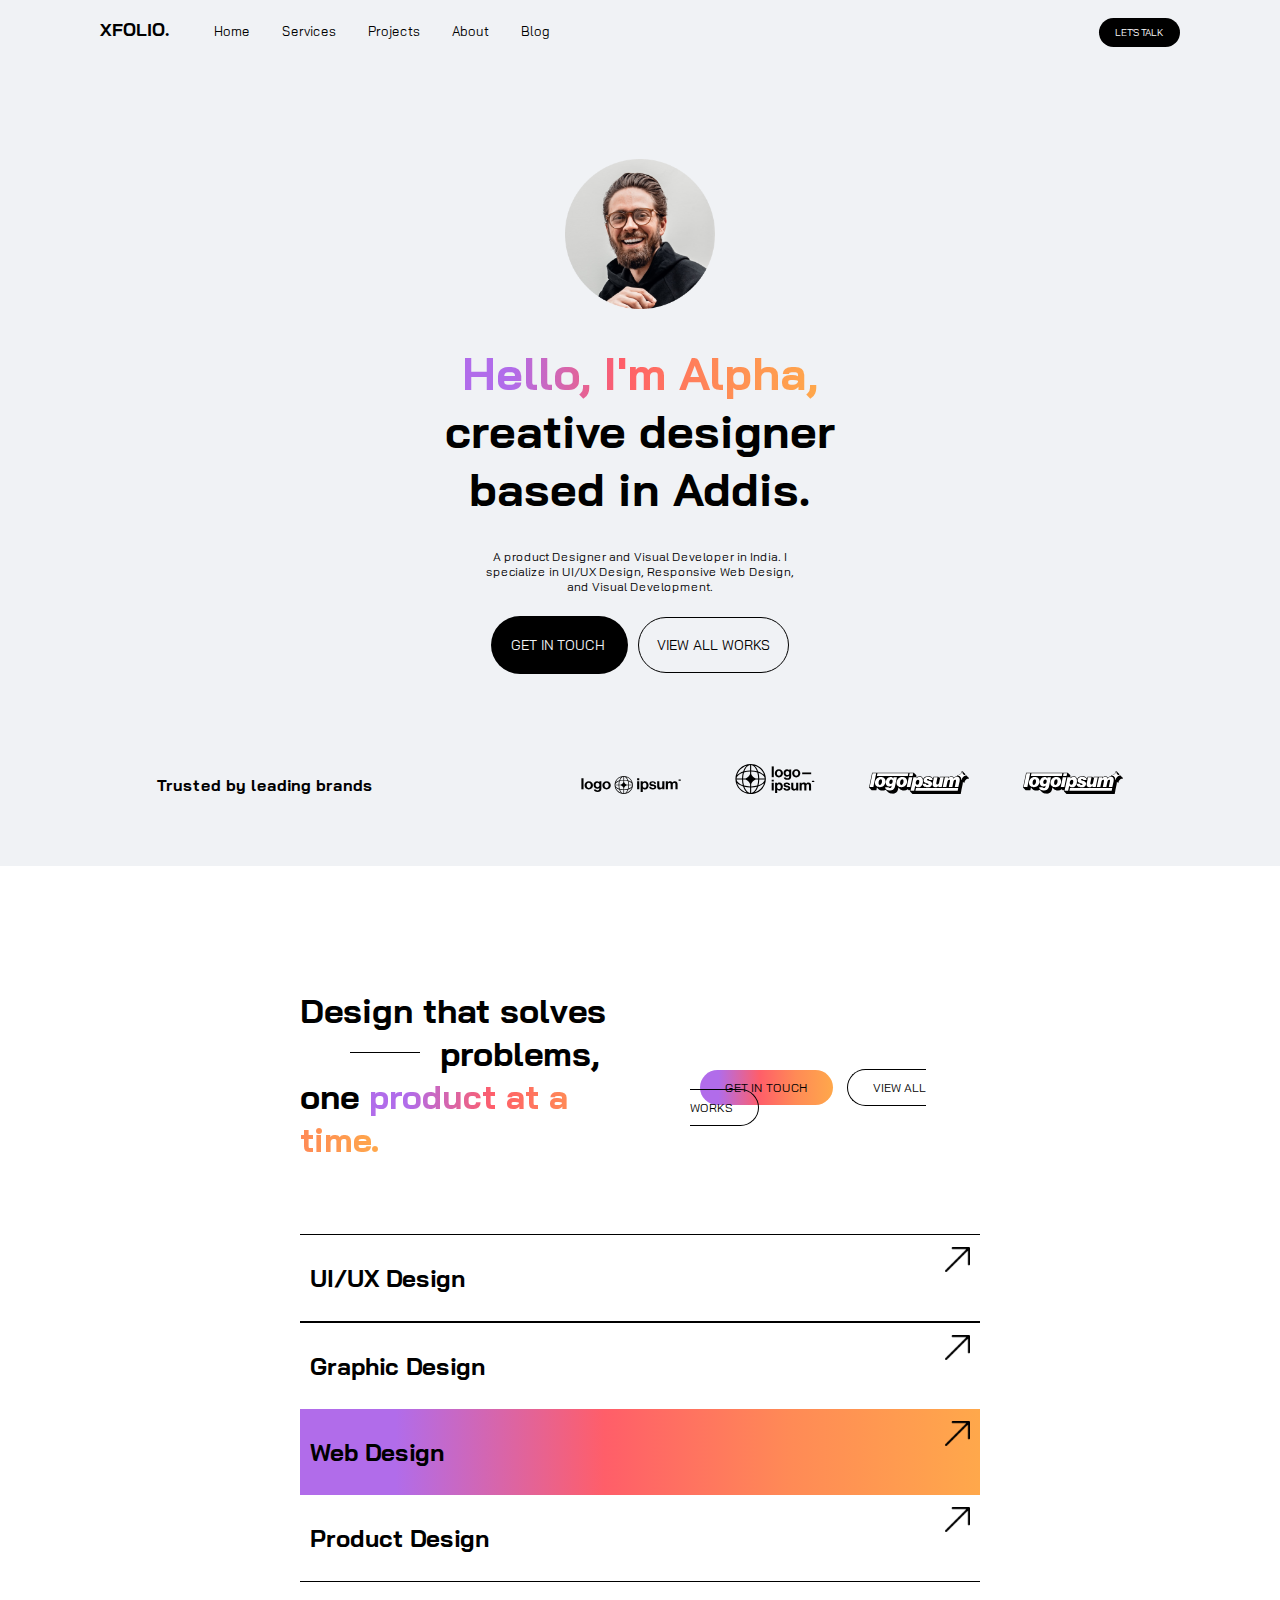
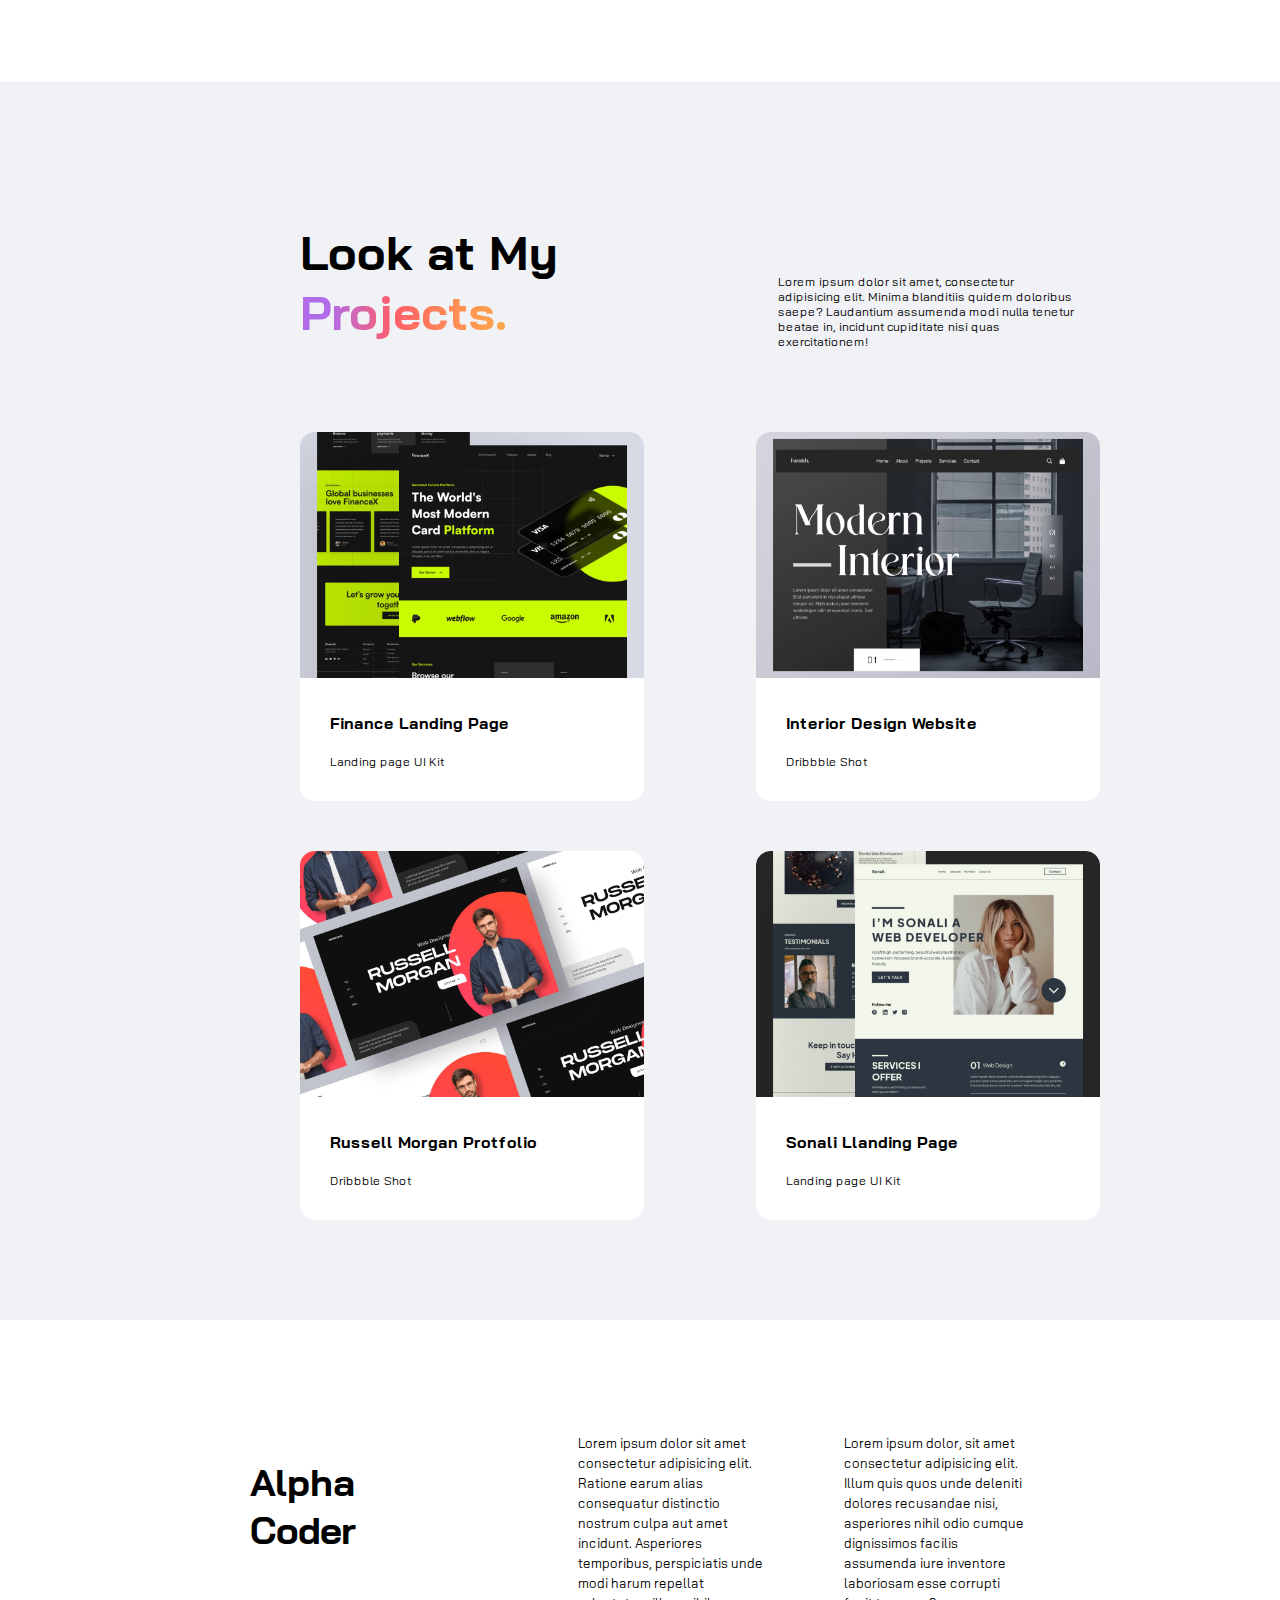
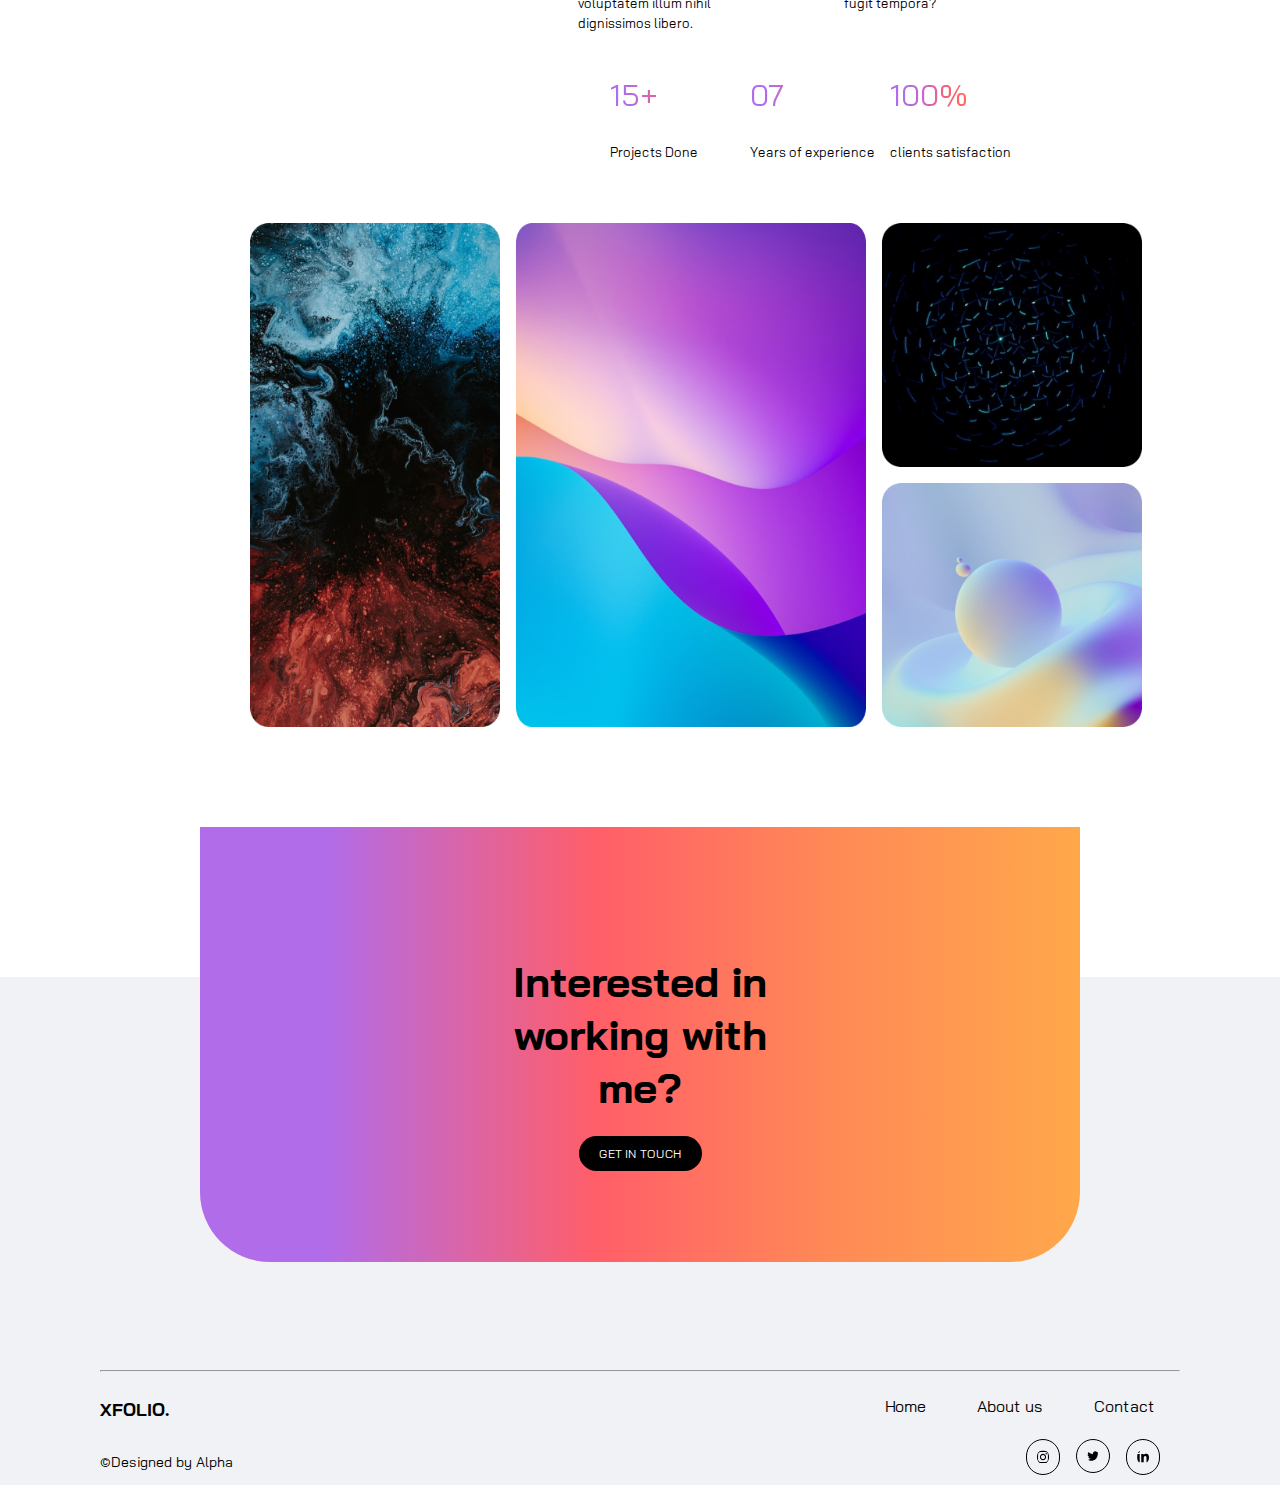
<file: index.html>
<!DOCTYPE html>
<html lang="en">

<head>
    <meta charset="UTF-8">
    <meta name="viewport" content="width=device-width, initial-scale=1.0">
    <meta name="keyword" content="porfolio, Alplha">
    <link rel="preconnect" href="https://fonts.googleapis.com">
    <link rel="preconnect" href="https://fonts.gstatic.com" crossorigin>
    <link href="https://fonts.googleapis.com/css2?family=Bai+Jamjuree:wght@200;500&display=swap" rel="stylesheet">
    <link rel="stylesheet" href="assets/css/style.css">
    <link rel="stylesheet" href="assets/css/responsive.css">
    <title>Porfolio</title>
</head>

<body>
    <!-- nav -->
    <div class="nav">
        <div class="nav-content">
            <div class="logo">
                <p>XFOLIO.</p>
                <div class="menu">
                    <ul>
                        <li><a href="index.html">Home</a></li>
                        <li><a href="service.html">Services</a></li>
                        <li><a href="#project">Projects</a></li>
                        <li><a href="about.html">About</a></li>
                        <li><a href="blog.html">Blog</a></li>
                    </ul>
                </div>
            </div>
            <div class="talk">
                <a href="contact.html"><span>LET'S TALK</span></a>
            </div>
        </div>
    </div>
    <!-- headding -->
    <div class="headding">
        <div class="headding-content">
            <img src="assets/img/hero01.png" alt="alpha">
            <h1><span class="h1">Hello, I'm Alpha,</span> creative designer based in Addis.</h1>
            <p>A product Designer and Visual Developer in India. I specialize in UI/UX Design, Responsive Web Design,
                and Visual Development.</p>
            <div class="btns">
                <a href="contact.html"><span class="span-1">
                        GET IN TOUCH
                    </span></a>
                <span class="span-2">
                    VIEW ALL WORKS
                </span>
            </div>
        </div>
    </div>
    <!-- brands -->
    <div class="brands">
        <div class="brands-content">
            <h4>Trusted by leading brands</h5>
                <div class="brands-img">
                    <img src="assets/img/logoipsum-286.svg" alt="brand-1">
                    <img src="assets/img/logoipsum-287.svg" alt="brand-2">
                    <img src="assets/img/logoipsum-288 (1).svg" alt="brand-3">
                    <img src="assets/img/logoipsum-288.svg" alt="brand-4">
                </div>
        </div>
    </div>
    <!-- footer -->
    <div class="footer">
        <div class="footer-content">
            <div class="footer-headding">
                <h1>Design that solves <br><span class="hr">
                    </span>&nbsp;&nbsp;&nbsp;&nbsp;&nbsp;&nbsp;&nbsp;&nbsp;&nbsp;&nbsp;&nbsp;&nbsp;&nbsp;&nbsp;problems,
                    one <span class="h1">product at a time.</span></h1>
            </div>
            <div class="footer-btn">
                <a href="contact.html"><span class="span-1">GET IN TOUCH</span></a>
                <span class="span-2">VIEW ALL WORKS</span>
            </div>
        </div>
        <div class="designs">
            <div class="ui-design">
                <h1>UI/UX Design</h1>
                <img src="assets/img/up-right-arrow.png" alt="UI">
            </div>
            <div class="graphic-design">
                <h1>Graphic Design</h1>
                <img src="assets/img/up-right-arrow.png" alt="UI">
            </div>
            <div class="web-design">
                <h1>Web Design</h1>
                <img src="assets/img/up-right-arrow.png" alt="UI">
            </div>
            <div class="product-design">
                <h1>Product Design</h1>
                <img src="assets/img/up-right-arrow.png" alt="UI">
            </div>
        </div>
    </div>
    <!-- my project -->
    <div class="project" id="project">
        <div class="title">
            <h2>Look at My <span>Projects.</span></h2>
            <p>Lorem ipsum dolor sit amet, consectetur adipisicing elit. Minima blanditiis quidem doloribus saepe?
                Laudantium assumenda modi nulla tenetur beatae in, incidunt cupiditate nisi quas exercitationem!</p>
        </div>
        <div class="first-project">
            <div class="first-first">
                <img src="assets/img/work04.png" alt="first project">
                <h4>Finance Landing Page</h4>
                <p>Landing page UI Kit</p>
            </div>
            <div class="first-second">
                <img src="assets/img/work01.png" alt="second project">
                <h4>Interior Design Website</h4>
                <p>Dribbble Shot</p>
            </div>
        </div>
        <div class="second-project">
            <div class="second-first">
                <img src="assets/img/work03.png" alt="third project">
                <h4>Russell Morgan Protfolio</h4>
                <p>Dribbble Shot</p>
            </div>
            <div class="second-second">
                <img src="assets/img/work02.png" alt="fourth project">
                <h4>Sonali Llanding Page</h4>
                <p>Landing page UI Kit</p>
            </div>
        </div>
    </div>
    <div class="aplha-code">
        <div class="coder">
            <h3>Alpha Coder</h3>
            <p>Lorem ipsum dolor sit amet consectetur adipisicing elit. Ratione earum alias consequatur distinctio
                nostrum culpa aut amet incidunt. Asperiores temporibus, perspiciatis unde modi harum repellat voluptatem
                illum nihil dignissimos libero.</p>
            <p>Lorem ipsum dolor, sit amet consectetur adipisicing elit. Illum quis quos unde deleniti dolores
                recusandae nisi, asperiores nihil odio cumque dignissimos facilis assumenda iure inventore laboriosam
                esse corrupti fugit tempora?</p>
        </div>
        <div class="aplha">
            <div class="aplha-1">
                <p class="h1">15+</p>
                <p>Projects Done</p>
            </div>
            <div class="aplha-2">
                <p class="h1">07</p>
                <p>Years of experience</p>
            </div>
            <div class="aplha-3">
                <p class="h1">100%</p>
                <p>clients satisfaction</p>
            </div>
        </div>
        <div class="images">
            <img src="assets/img/about04.png" class="image-1" alt="image 1">
            <img src="assets/img/about01.png" class="image-2" alt="image 2">
            <div class="double-img">
                <img src="assets/img/about02.png" class="image-3" alt="image 3">
                <img src="assets/img/about03.png" class="image-4" alt="image 4">
            </div>
        </div>
    </div>
    <div class="last">
        <div class="last-one">
        <h1>Interested in working with me?</h1>
        <a href="contact.html"><span>GET IN TOUCH</span></a>
    </div></div>
    <div class="hrr">
        <hr>
    </div>

    <div class="service-footer">
        <div class="service-footer-content">
            <div class="footer-nav">
                <p>XFOLIO.</p>
                <ul>
                    <li><a href="index.html">Home</a></li>
                    <li><a href="about.html">About us</a></li>
                    <li><a href="contact.html">Contact</a></li>
                </ul>
            </div>
            <div class="designer-links">
                <p>©Designed by Alpha</p>
                <div class="links">
                    <li><img src="assets/img/instagram.svg" alt="instagram"></li>
                    <li><img src="assets/img/twitter.svg" alt="twitter"></li>
                    <li><img src="assets/img/linkedin-in.svg" alt="linkdin"></li>
                </div>
            </div>
        </div>
    </div>

    <body>

</html>
</file>
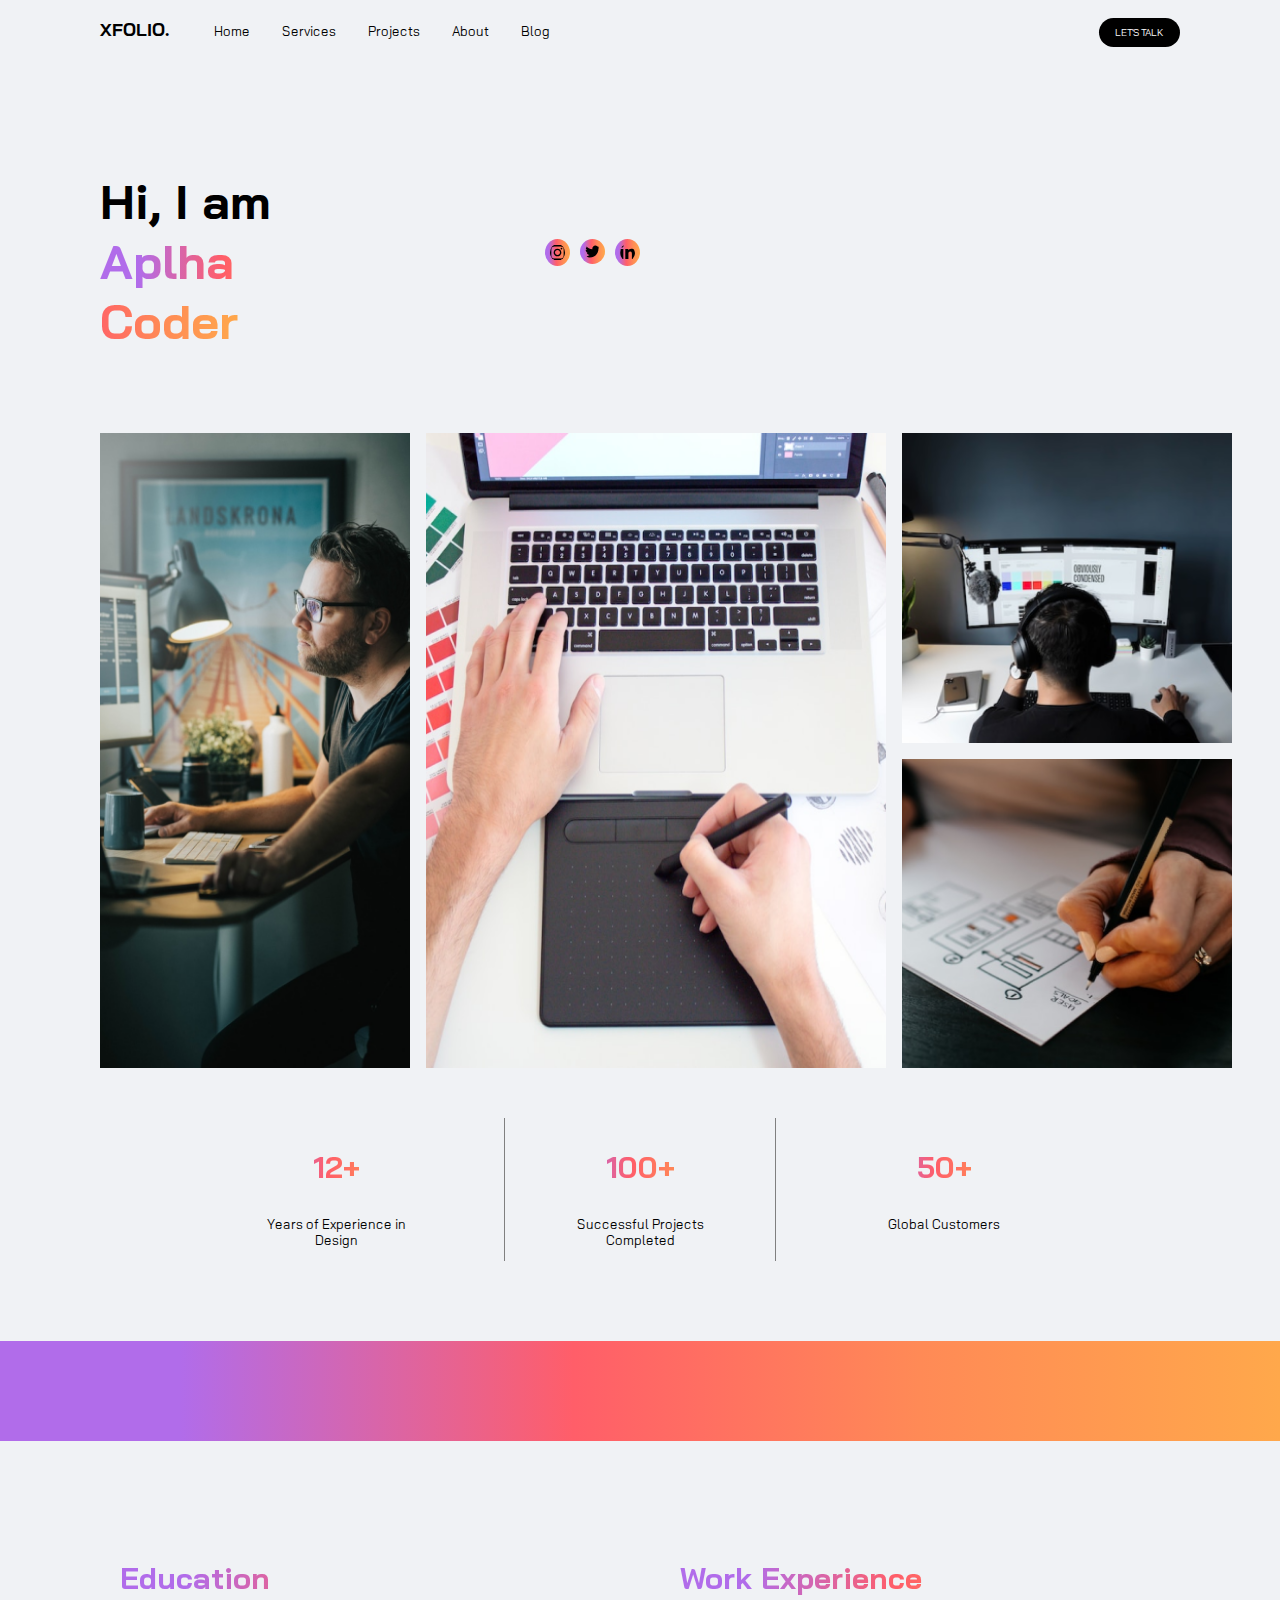
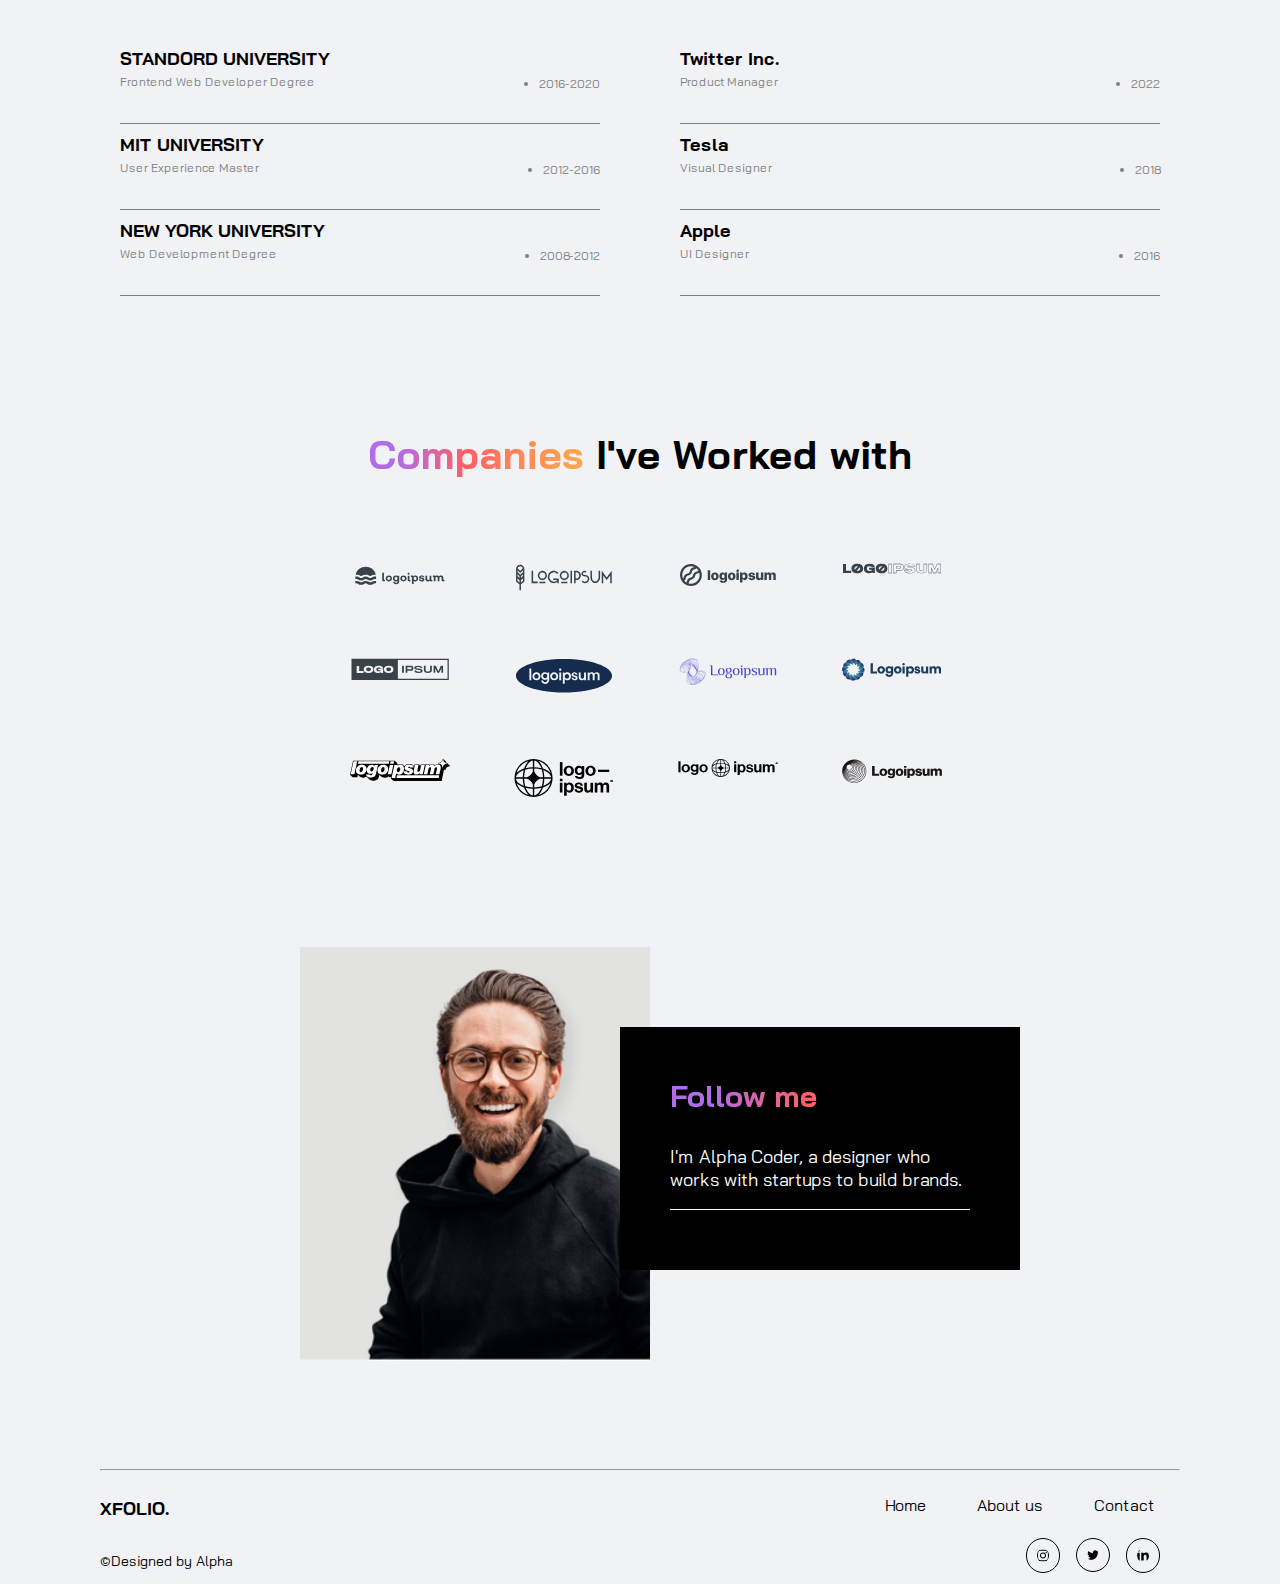
<file: about.html>
<!DOCTYPE html>
<html lang="en">

<head>
    <meta charset="UTF-8">
    <meta name="viewport" content="width=device-width, initial-scale=1.0">
    <link rel="stylesheet" href="https://cdnjs.cloudflare.com/ajax/libs/font-awesome/6.4.2/css/all.min.css"
        integrity="sha512-z3gLpd7yknf1YoNbCzqRKc4qyor8gaKU1qmn+CShxbuBusANI9QpRohGBreCFkKxLhei6S9CQXFEbbKuqLg0DA=="
        crossorigin="anonymous" referrerpolicy="no-referrer" />
    <link rel="preconnect" href="https://fonts.googleapis.com">
    <link rel="preconnect" href="https://fonts.gstatic.com" crossorigin>
    <link href="https://fonts.googleapis.com/css2?family=Bai+Jamjuree:wght@200;500&display=swap" rel="stylesheet">
    <link rel="stylesheet" href="assets/css/style.css">
    <link rel="stylesheet" href="assets/css/responsive.css">
    <title>About</title>
</head>

<body>
    <!-- nav -->
    <div class="nav">
        <div class="nav-content">
            <div class="logo">
                <p>XFOLIO.</p>
                <div class="menu">
                    <ul>
                        <li><a href="index.html">Home</a></li>
                        <li><a href="service.html">Services</a></li>
                        <li><a href="#project">Projects</a></li>
                        <li><a href="about.html">About</a></li>
                        <li><a href="blog.html">Blog</a></li>
                    </ul>
                </div>
            </div>
            <div class="talk">
                <a href="contact.html"><span>LET'S TALK</span></a>
            </div>
        </div>
    </div>
    <!-- headding -->
    <div class="hea">
        <div class="hea-name">
            <h1>Hi, I am <span>Aplha Coder</span></h1>
            <div class="hea-links">
                <li><img src="assets/img/instagram.svg" alt="instagram"></li>
                <li><img src="assets/img/twitter.svg" alt="twitter"></li>
                <li><img src="assets/img/linkedin-in.svg" alt="linkdin"></li>
            </div>
        </div>
        <div class="hea-images">
            <img src="assets/img/about img (8).png" class="hea-image1" alt="image 1">
            <img src="assets/img/about img (9).png" class="hea-image2" alt="image 2">
            <div class="hea-images-div">
                <img src="assets/img/about img (10).png" class="hea-image3" alt="image 4">
                <img src="assets/img/about img (11).png" class="hea-image4" alt="image 3">
            </div>
        </div>
        <div class="hea-exp">
            <div class="hea-exp1">
                <p class="para">12+</p>
                <p>Years of Experience in Design</p>
            </div>
            <div class="hea-exp2">
                <p class="para">100+</p>
                <p>Successful Projects Completed</p>
            </div>
            <div class="hea-exp3">
                <p class="para">50+</p>
                <p>Global Customers</p>
            </div>
        </div>
    </div>
    <div class="empty">

    </div>
    <div class="experience">
        <div class="ex-ex">
            <div class="education">
                <h2>Education</h2>
                <div class="edu-list">
                    <h3>STANDORD UNIVERSITY</h3>
                    <div class="edu">
                        Frontend Web Developer Degree
                        <ul>
                            <li>2016-2020</li>
                        </ul>
                    </div>
                </div>
                <div class="edu-list">
                    <h3>MIT UNIVERSITY</h3>
                    <div class="edu">
                        User Experience Master
                        <ul>
                            <li>2012-2016</li>
                        </ul>
                    </div>
                </div>
                <div class="edu-list">
                    <h3>NEW YORK UNIVERSITY</h3>
                    <div class="edu">
                        Web Development Degree
                        <ul>
                            <li>2008-2012</li>
                        </ul>
                    </div>
                </div>
            </div>
            <div class="work">
                <h2>Work Experience</h2>
                <div class="edu-list">
                    <h3>Twitter Inc.</h3>
                    <div class="edu">
                        Product Manager
                        <ul>
                            <li>2022</li>
                        </ul>
                    </div>
                </div>
                <div class="edu-list">
                    <h3>Tesla</h3>
                    <div class="edu">
                        Visual Designer
                        <ul>
                            <li>2018</li>
                        </ul>
                    </div>
                </div>
                <div class="edu-list">
                    <h3>Apple</h3>
                    <div class="edu">
                        UI Designer
                        <ul>
                            <li>2016</li>
                        </ul>
                    </div>
                </div>
            </div>
        </div>
        <div class="partners">
            <h2><span>Companies</span> I've Worked with</h2>
            <div class="com">
                <img src="assets/img/logoipsum-213.svg" alt="logo">
                <img src="assets/img/logoipsum-215.svg" alt="logo">
                <img src="assets/img/logoipsum-217.svg" alt="logo">
                <img src="assets/img/logoipsum-219.svg" alt="logo">
                <img src="assets/img/logoipsum-220.svg" alt="logo">
                <img src="assets/img/logoipsum-242.svg" alt="logo">
                <img src="assets/img/logoipsum-251.svg" alt="logo">
                <img src="assets/img/logoipsum-258.svg" alt="logo">
                <img src="assets/img/logoipsum-288.svg" alt="logo">
                <img src="assets/img/logoipsum-287.svg" alt="logo">
                <img src="assets/img/logoipsum-286.svg" alt="logo">
                <img src="assets/img/logoipsum-263.svg" alt="logo">
            </div>
        </div>
    </div>
    <div class="last-img">
        <img src="assets/img/alpha.PNG" alt="aplha">
        <div class="follow-alpha">
            <h3>Follow me</h3>
            <p>I'm Alpha Coder, a designer who works with startups to build brands.</p>
            <div class="links">
                <i class="fa-brands fa-facebook" style="color: #ffffff;"></i>
                <i class="fa-brands fa-twitter" style="color: #ffffff;"></i>
                <i class="fa-brands fa-linkedin" style="color: #ffffff;"></i>
                <i class="fa-brands fa-instagram" style="color: #ffffff;"></i>
                <i class="fa-brands fa-dribbble" style="color: #ffffff;"></i>
                <i class="fa-brands fa-reddit-alien" style="color: #ffffff;"></i>
            </div>
        </div>
    </div>
    <div class="hrr">
        <hr>
    </div>

    <div class="service-footer">
        <div class="service-footer-content">
            <div class="footer-nav">
                <p>XFOLIO.</p>
                <ul>
                    <li><a href="index.html">Home</a></li>
                    <li><a href="about.html">About us</a></li>
                    <li><a href="contact.html">Contact</a></li>
                </ul>
            </div>
            <div class="designer-links">
                <p>©Designed by Alpha</p>
                <div class="links">
                    <li><img src="assets/img/instagram.svg" alt="instagram"></li>
                    <li><img src="assets/img/twitter.svg" alt="twitter"></li>
                    <li><img src="assets/img/linkedin-in.svg" alt="linkdin"></li>
                </div>
            </div>
        </div>
    </div>
</body>

</html>
</file>
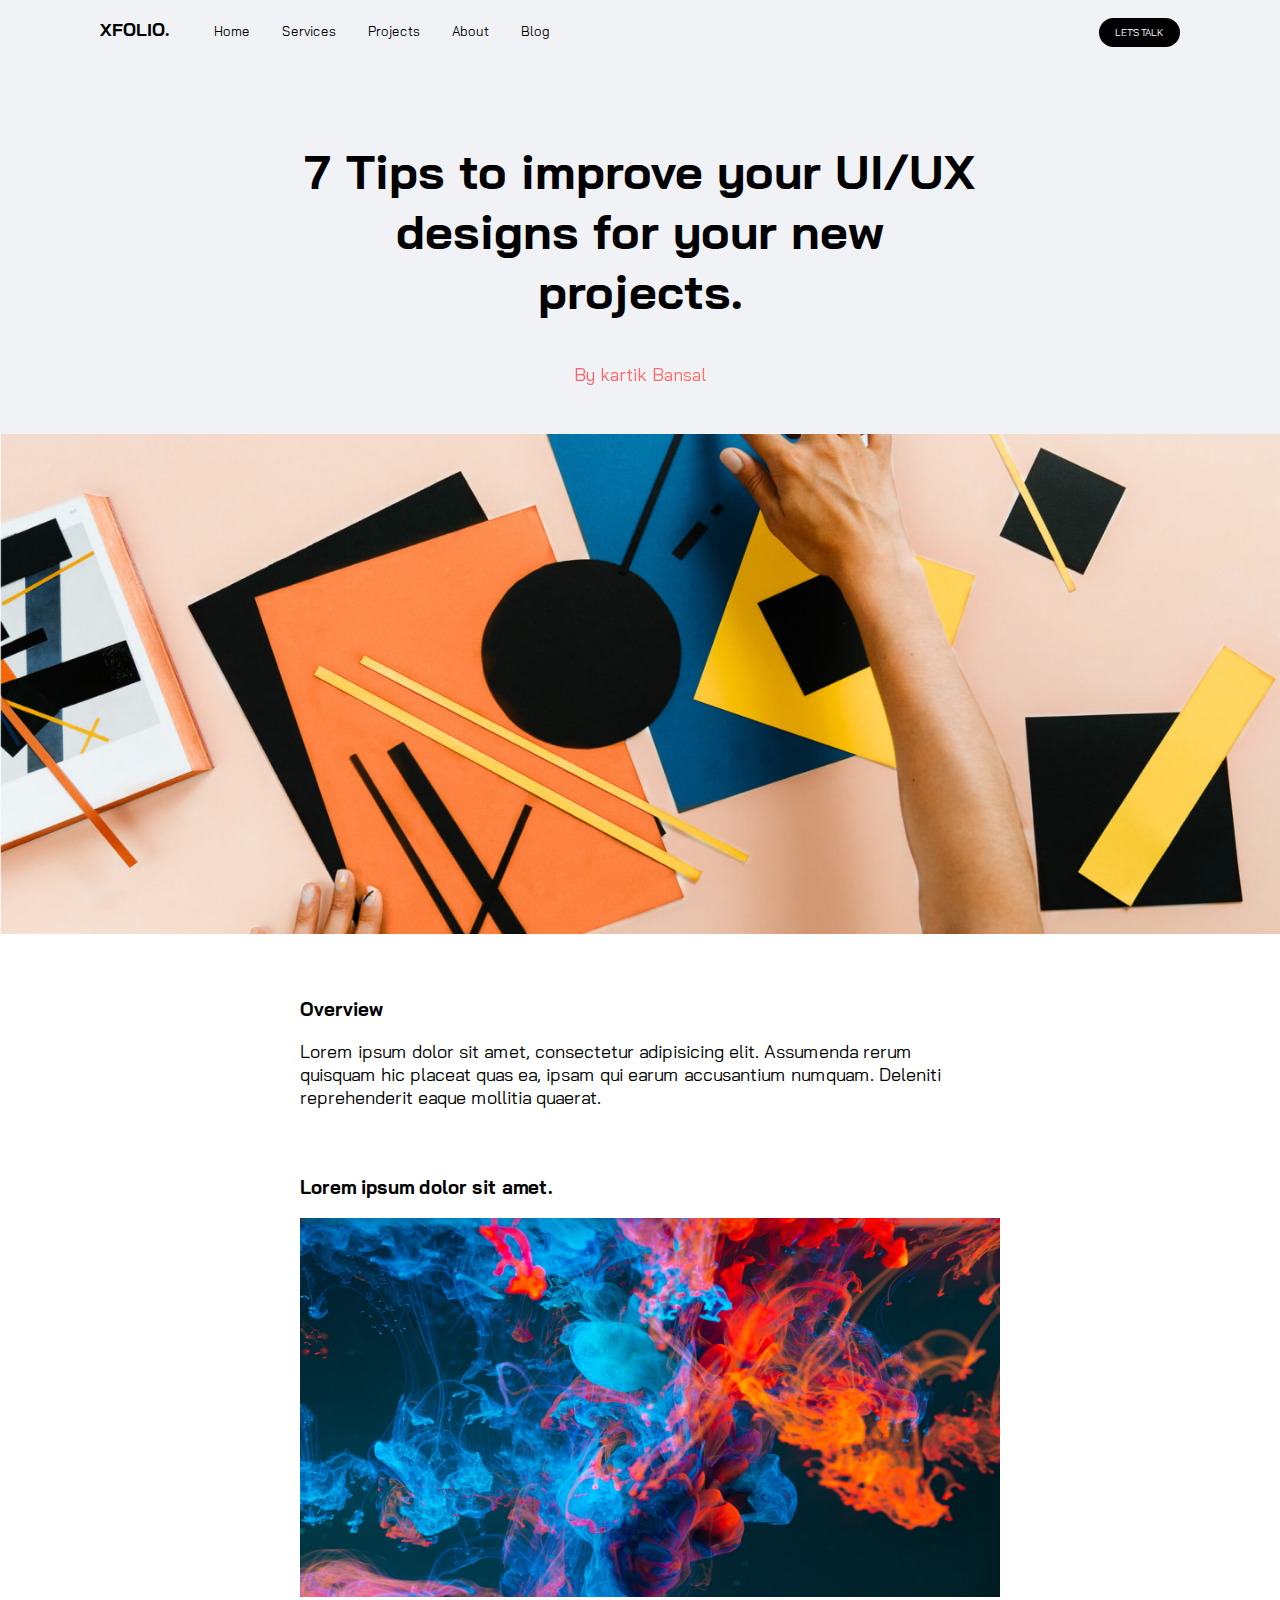
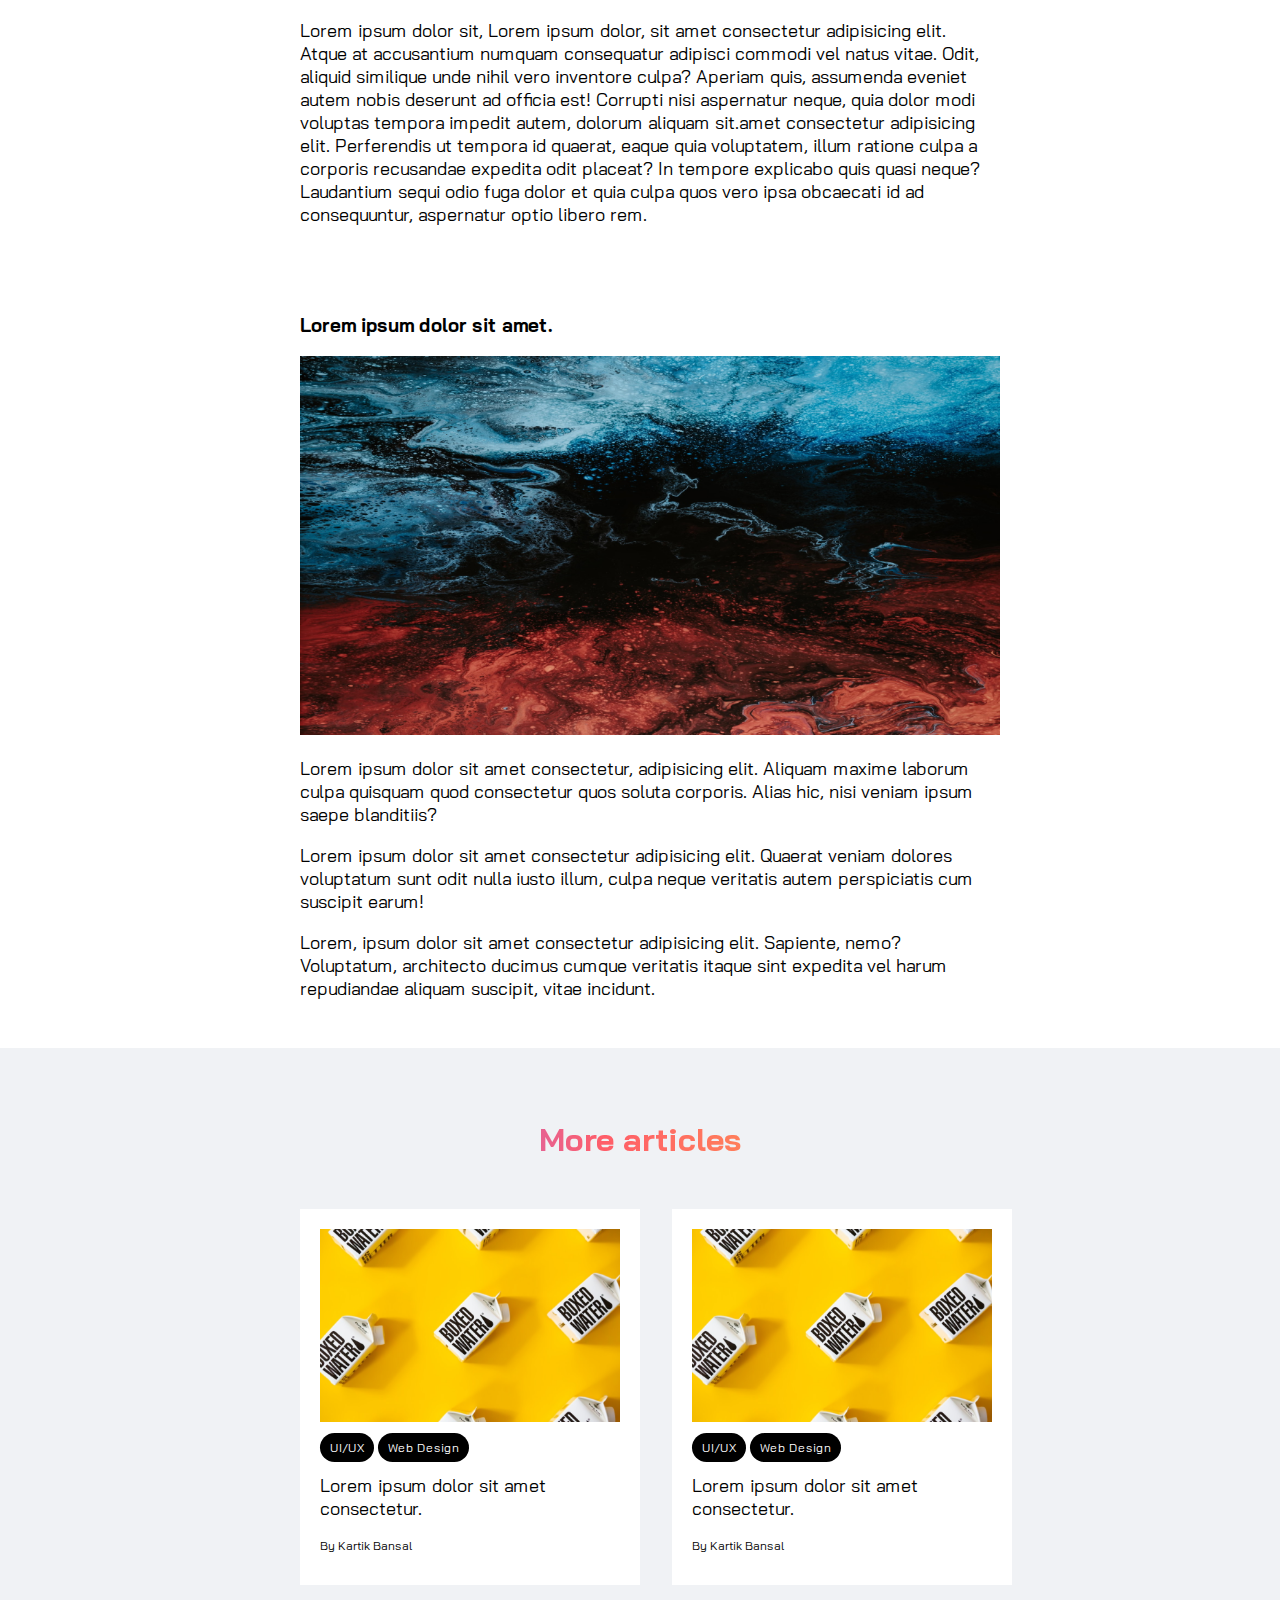
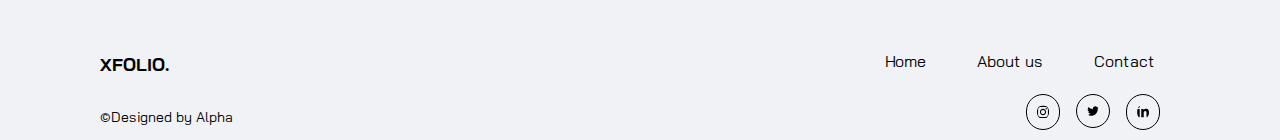
<file: blog.html>
<!DOCTYPE html>
<html lang="en">
<head>
    <meta charset="UTF-8">
    <meta name="viewport" content="width=device-width, initial-scale=1.0">
    <meta name="keyword" content="Blog">
    <link rel="stylesheet" href="assets/css/style.css">
    <link rel="stylesheet" href="assets/css/responsive.css">
    <link rel="preconnect" href="https://fonts.googleapis.com">
    <link rel="preconnect" href="https://fonts.gstatic.com" crossorigin>
    <link href="https://fonts.googleapis.com/css2?family=Bai+Jamjuree:wght@200;500&display=swap" rel="stylesheet">
    <title>Blogs</title>
</head>
<body>
    <!-- nav -->
    <div class="nav">
        <div class="nav-content">
            <div class="logo">
                <p>XFOLIO.</p>
                <div class="menu">
                    <ul>
                        <li><a href="index.html">Home</a></li>
                        <li><a href="service.html">Services</a></li>
                        <li><a href="index.html">Projects</a></li>
                        <li><a href="about.html">About</a></li>
                        <li><a href="blog.html">Blog</a></li>
                    </ul>
                </div>
            </div>
            <div class="talk">
                <a href="contact.html"><span>LET'S TALK</span></a>
            </div>
        </div>
    </div>
    <!-- blog headding -->
    <div class="blog-headding">
        <h1>7 Tips to improve your UI/UX designs for your new projects.</h1>
        <p class="h1">By kartik Bansal</p>
        <img src="assets/img/work05.png" alt="work05">
    </div>
    <div class="blogs">
        <div class="blogs-content">
            <div class="overview">
                <h3>Overview</h3>
                <p>Lorem ipsum dolor sit amet, consectetur adipisicing elit. Assumenda rerum quisquam hic placeat quas ea, ipsam qui earum accusantium numquam. Deleniti reprehenderit eaque mollitia quaerat.</p>
            </div>
            <div class="blog-1">
                <h3>Lorem ipsum dolor sit amet.</h3>
                <img src="assets/img/img03.png" alt="img03">
                <p>Lorem ipsum dolor sit, Lorem ipsum dolor, sit amet consectetur adipisicing elit. Atque at accusantium numquam consequatur adipisci commodi vel natus vitae. Odit, aliquid similique unde nihil vero inventore culpa? Aperiam quis, assumenda eveniet autem nobis deserunt ad officia est! Corrupti nisi aspernatur neque, quia dolor modi voluptas tempora impedit autem, dolorum aliquam sit.amet consectetur adipisicing elit. Perferendis ut tempora id quaerat, eaque quia voluptatem, illum ratione culpa a corporis recusandae expedita odit placeat? In tempore explicabo quis quasi neque? Laudantium sequi odio fuga dolor et quia culpa quos vero ipsa obcaecati id ad consequuntur, aspernatur optio libero rem.</p>
            </div>
            <div class="blog-2">
                <h3>Lorem ipsum dolor sit amet.</h3>
                <img src="assets/img/img01.png" alt="img01">
                <p>Lorem ipsum dolor sit amet consectetur, adipisicing elit. Aliquam maxime laborum culpa quisquam quod consectetur quos soluta corporis. Alias hic, nisi veniam ipsum saepe blanditiis?</p>
                <p>Lorem ipsum dolor sit amet consectetur adipisicing elit. Quaerat veniam dolores voluptatum sunt odit nulla iusto illum, culpa neque veritatis autem perspiciatis cum suscipit earum!</p>
                <p>Lorem, ipsum dolor sit amet consectetur adipisicing elit. Sapiente, nemo? Voluptatum, architecto ducimus cumque veritatis itaque sint expedita vel harum repudiandae aliquam suscipit, vitae incidunt.</p>
            </div>
        </div>
    </div>
    <div class="articles">
        <h1 class="h1">More articles</h1>
        <div class="articles-content">
            <div class="article-1">
                <img src="assets/img/img02.png" alt="img02"><br>
                <span>UI/UX</span>
                <span>Web Design</span>
                <p>Lorem ipsum dolor sit amet consectetur.</p>
                <p class="writer">By Kartik Bansal</p>
            </div>
            <div class="article-2">
                <img src="assets/img/img02.png" alt="img03"><br>
                <span>UI/UX</span>
                <span>Web Design</span>
                <p>Lorem ipsum dolor sit amet consectetur.</p>
                <p class="writer">By Kartik Bansal</p>
            </div>
        </div>
    </div>
    <!-- service footer -->
    <div class="service-footer">
        <div class="service-footer-content">
            <div class="footer-nav">
                <p>XFOLIO.</p>
                <ul>
                    <li><a href="index.html">Home</a></li>
                    <li><a href="about.html">About us</a></li>
                    <li><a href="contact.html">Contact</a></li>
                </ul>
            </div>
            <div class="designer-links">
                <p>©Designed by Alpha</p>
                <div class="links">
                    <li><img src="assets/img/instagram.svg" alt="instagram"></li>
                    <li><img src="assets/img/twitter.svg" alt="twitter"></li>
                    <li><img src="assets/img/linkedin-in.svg" alt="linkdin"></li>
                </div>
            </div>
        </div>
    </div>
</body>
</html>
</file>
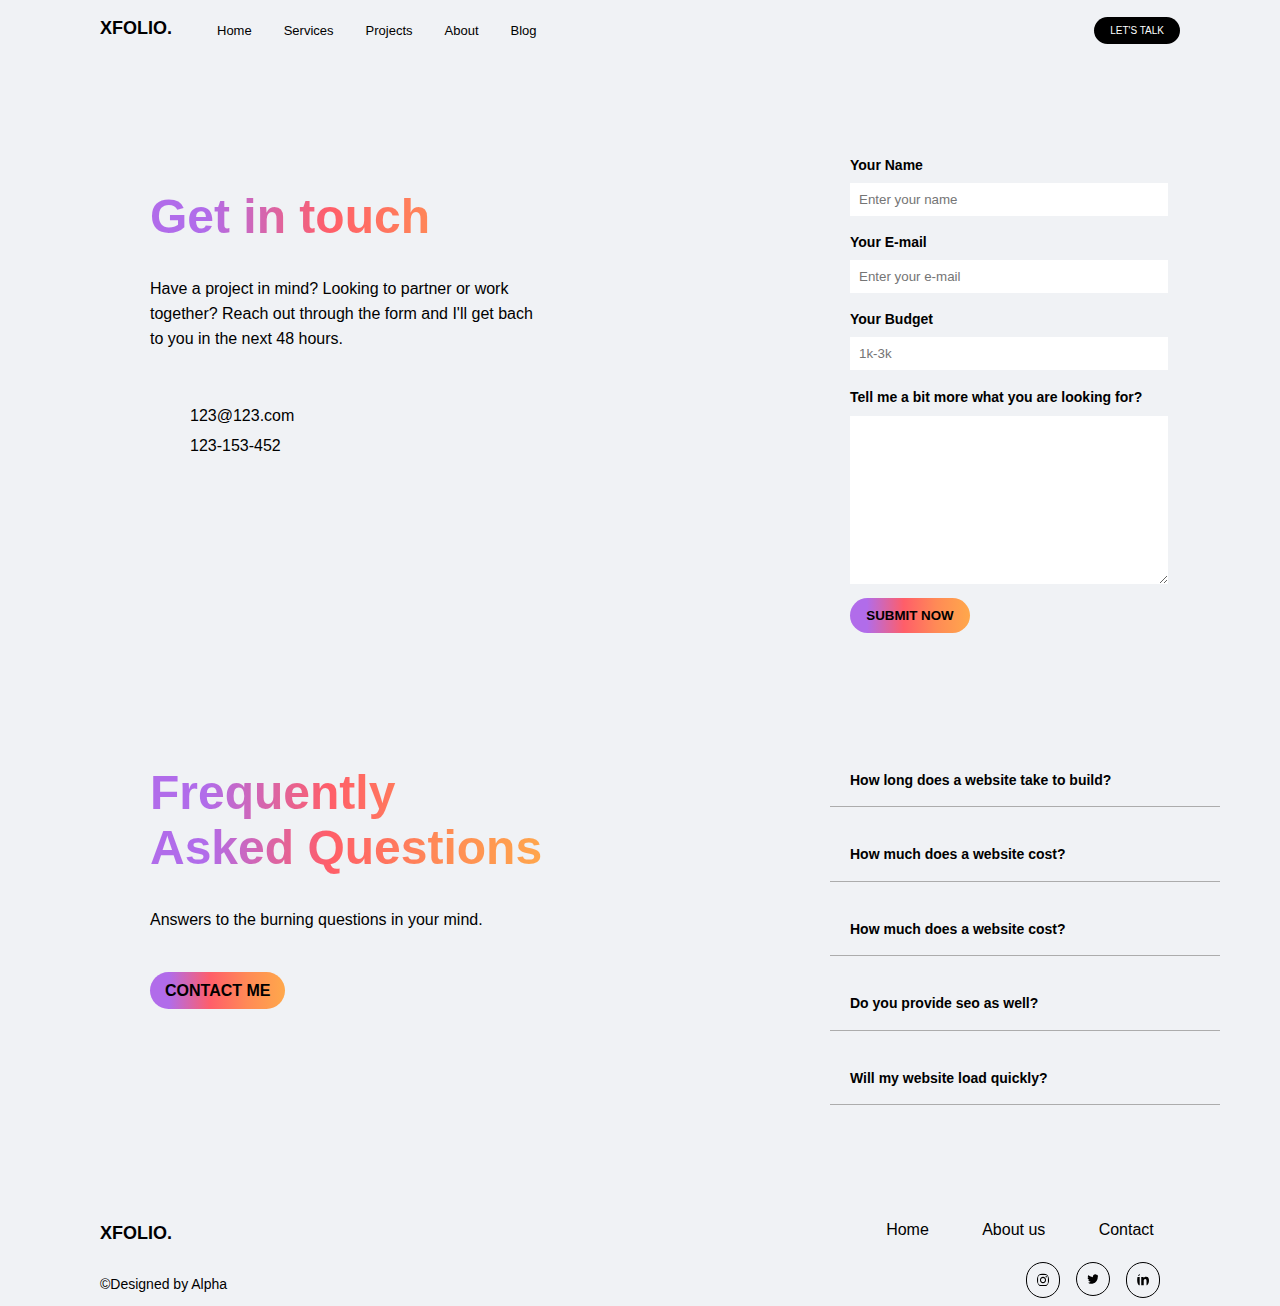
<file: contact.html>
<!DOCTYPE html>
<html lang="en">
<head>
    <meta charset="UTF-8">
    <meta name="viewport" content="width=device-width, initial-scale=1.0">
    <meta name="keyword" content="contact">
    <link rel="stylesheet" href="assets/css/style.css">
    <link rel="stylesheet" href="assets/css/responsive.css">
    <link rel="stylesheet" href="https://cdnjs.cloudflare.com/ajax/libs/font-awesome/6.4.2/css/all.min.css" integrity="sha512-z3gLpd7yknf1YoNbCzqRKc4qyor8gaKU1qmn+CShxbuBusANI9QpRohGBreCFkKxLhei6S9CQXFEbbKuqLg0DA==" crossorigin="anonymous" referrerpolicy="no-referrer" />
    <title>Contact</title>
</head>
<body>
    <!-- nav -->
    <div class="nav">
        <div class="nav-content">
            <div class="logo">
                <p>XFOLIO.</p>
                <div class="menu">
                    <ul>
                        <li><a href="index.html">Home</a></li>
                        <li><a href="service.html">Services</a></li>
                        <li><a href="index.html">Projects</a></li>
                        <li><a href="about.html">About</a></li>
                        <li><a href="blog.html">Blog</a></li>
                    </ul>
                </div>
            </div>
            <div class="talk">
                <span>LET'S TALK</span>
            </div>
        </div>
    </div>
    <div class="in-touch">
        <div class="in-touch-content">
            <div class="info">
                <h1 class="h1">Get in touch</h1>
                <p>Have a project in mind? Looking to partner or work together? Reach out through the form and I'll get bach to you in the next 48 hours.</p>
                <ul>
                    <li><i class="fa-solid fa-envelope" style="color: #b16cea;"></i> 123@123.com</li>
                    <li><i class="fa-solid fa-phone" style="color: #b16cea;"></i> 123-153-452</li>
                </ul>
            </div>
            <div class="form">
                <form action="">
                    <div class="name">
                        <label for="">Your Name</label>
                        <input type="text" name="name" placeholder="Enter your name">
                    </div> <br>
                    <div class="email">
                        <label for="">Your E-mail</label>
                        <input type="email" name="email" placeholder="Enter your e-mail">
                    </div><br>
                    <div class="budget">
                        <label for="">Your Budget</label>
                        <input type="number" name="budget" placeholder="1k-3k">
                    </div><br>
                    <div class="project-textarea">
                        <label for="">Tell me a bit more what you are looking for?</label>
                        <textarea name="" id="" cols="30" rows="10"></textarea>
                    </div>
                    <div class="submit">
                        <input type="submit"  class="btn" name="submit" value="SUBMIT NOW">
                    </div>
                </form>
            </div>
        </div>
    </div>
    <!-- FAQ -->
    <div class="faq">
        <div class="faq-content">
            <div class="faq-contact">
                <h1 class="h1">Frequently Asked Questions</h1>
                <p>Answers to the burning questions in your mind.</p>
                <span class="contact">CONTACT ME</span>
            </div>
            <div class="faq-questions">
                <div class="one">
                    <div class="head-down">
                    <h5>How long does a website take to build?</h5>
                    <i class="fa-solid fa-angle-down" style="color: #000000;"></i>
                </div>
                </div>
                <div class="two">
                    <div class="head-down">
                    <h5>How much does a website cost?</h5>
                    <i class="fa-solid fa-angle-down" style="color: #000000;"></i>
                </div>
                </div>
                <div class="three">
                    <div class="head-down">
                    <h5>How much does a website cost?</h5>
                    <i class="fa-solid fa-angle-down" style="color: #000000;"></i>
                </div>
                </div>
                <div class="four">
                    <div class="head-down">
                    <h5>Do you provide seo as well?</h5>
                    <i class="fa-solid fa-angle-down" style="color: #000000;"></i>
                </div>
                </div>
                <div class="five">
                    <div class="head-down">
                    <h5>Will my website load quickly?</h5>
                    <i class="fa-solid fa-angle-down" style="color: #000000;"></i>
                </div>
                </div>
            </div>
        </div>
    </div>
    <!-- footer -->
    <div class="service-footer">
        <div class="service-footer-content">
            <div class="footer-nav">
                <p>XFOLIO.</p>
                <ul>
                    <li><a href="index.html">Home</a></li>
                    <li><a href="about.html">About us</a></li>
                    <li><a href="contact.html">Contact</a></li>
                </ul>
            </div>
            <div class="designer-links">
                <p>©Designed by Alpha</p>
                <div class="links">
                    <li><img src="assets/img/instagram.svg" alt="instagram"></li>
                    <li><img src="assets/img/twitter.svg" alt="twitter"></li>
                    <li><img src="assets/img/linkedin-in.svg" alt="linkdin"></li>
                </div>
            </div>
        </div>
    </div>
</body>
</html>
</file>
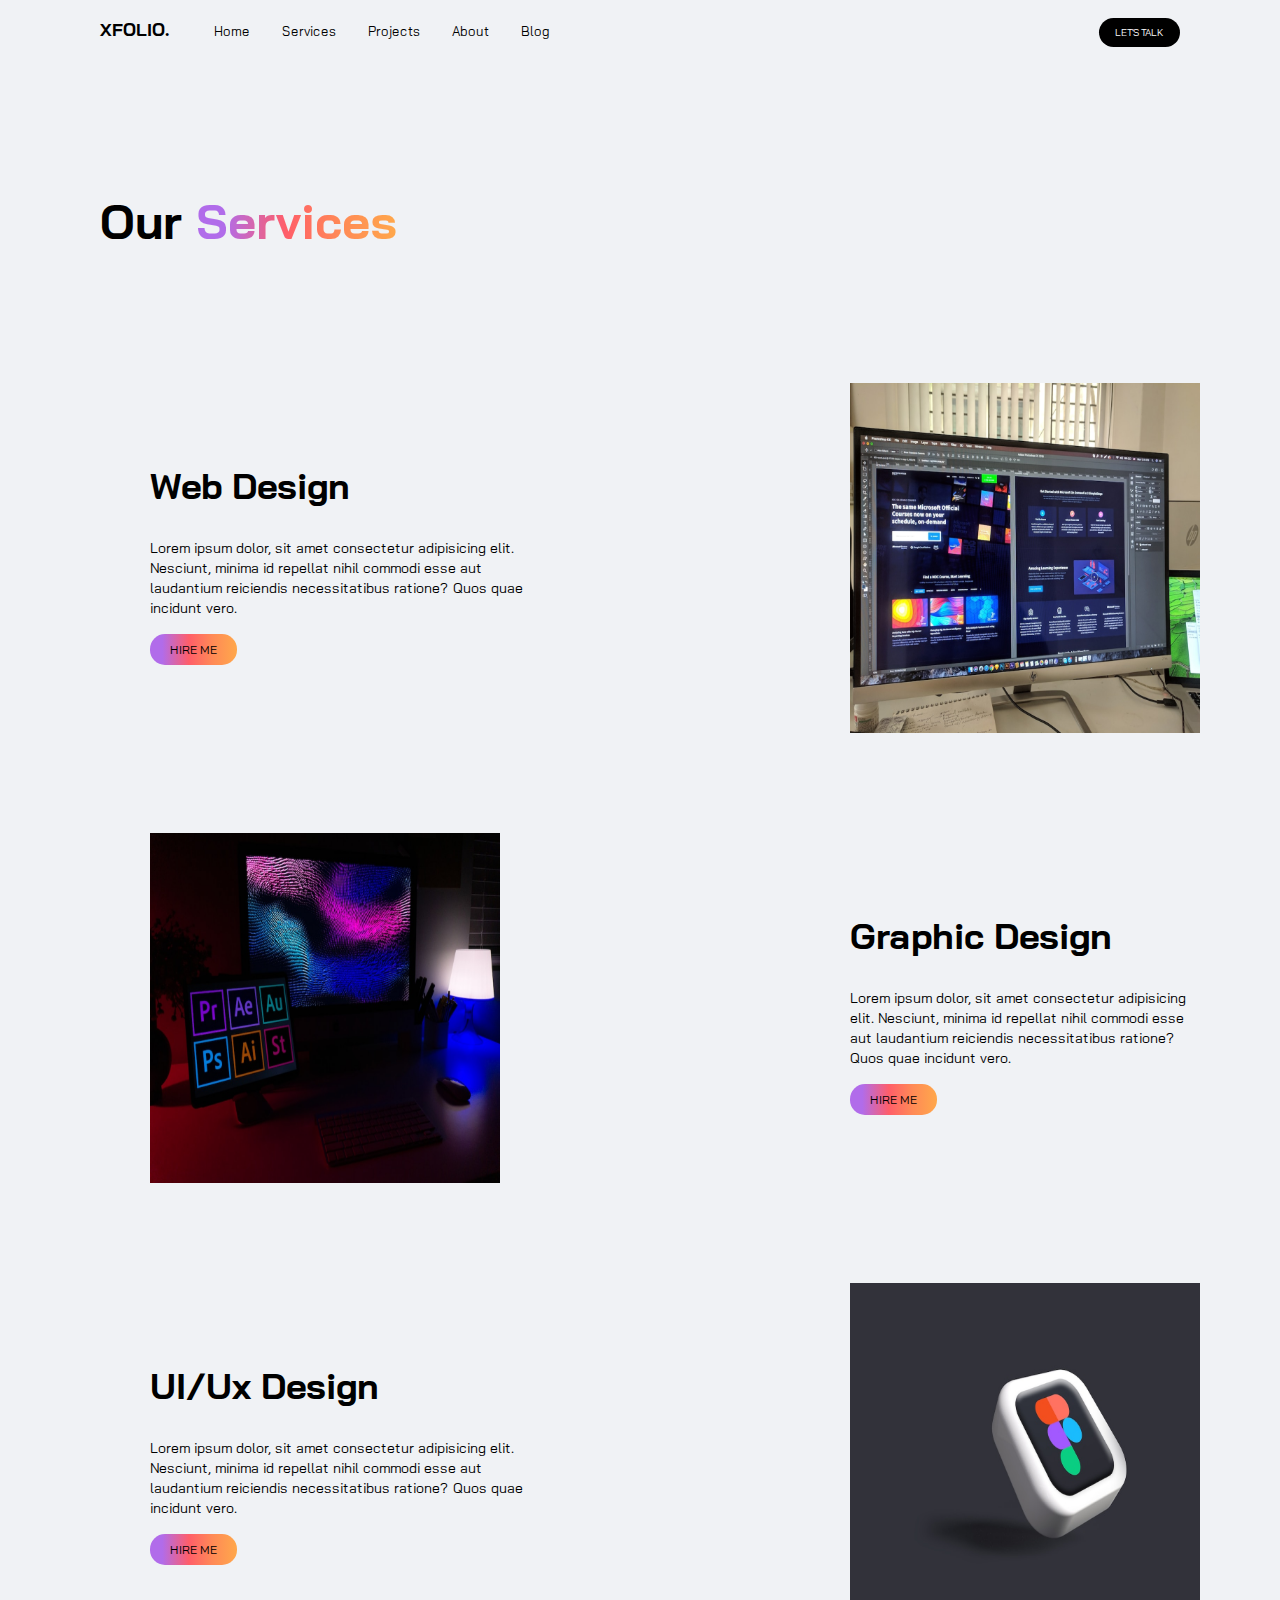
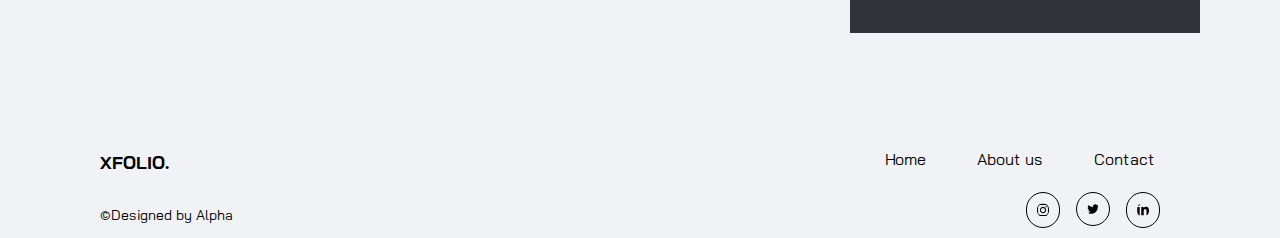
<file: service.html>
<!DOCTYPE html>
<html lang="en">
<head>
    <meta charset="UTF-8">
    <meta name="viewport" content="width=device-width, initial-scale=1.0">
    <meta name="keyword" content="Web design serrvice, graphics design service, UI/UX design service">
    <link rel="preconnect" href="https://fonts.googleapis.com">
    <link rel="preconnect" href="https://fonts.gstatic.com" crossorigin>
    <link href="https://fonts.googleapis.com/css2?family=Bai+Jamjuree:wght@200;500&display=swap" rel="stylesheet">
    <link rel="stylesheet" href="assets/css/style.css">
    <link rel="stylesheet" href="assets/css/responsive.css">
    <title>Services</title>
</head>
<body>
    <!-- nav -->
    <div class="nav">
        <div class="nav-content">
            <div class="logo">
                <p>XFOLIO.</p>
                <div class="menu">
                    <ul>
                        <li><a href="index.html">Home</a></li>
                        <li><a href="service.html">Services</a></li>
                        <li><a href="index.html">Projects</a></li>
                        <li><a href="about.html">About</a></li>
                        <li><a href="index.html">Blog</a></li>
                    </ul>
                </div>
            </div>
            <div class="talk">
                <a href="contact.html"><span>LET'S TALK</span></a>
            </div>
        </div>
    </div>
    <!-- Headding for Services  -->
    <div class="headding-services">
        <h1>Our <span class="h1">Services</span></h1>
    </div>
    <!-- Web Design -->
    <div class="web">
        <div class="web-content">
            <div class="web-detail">
                <h2>Web Design</h2>
                <p>Lorem ipsum dolor, sit amet consectetur adipisicing elit. Nesciunt, minima id repellat nihil commodi esse aut laudantium reiciendis necessitatibus ratione? Quos quae incidunt vero.</p>
                <a href="contact.html"><span class="hire">HIRE ME</span></a>
            </div>
            <img src="assets/img/service01.png" alt="service-01">
        </div>
    </div>
    <!-- Graphics Design -->
    <div class="web">
        <div class="web-content">            
            <img src="assets/img/service02.png" alt="service-02">
            <div class="web-detail">
                <h2>Graphic Design</h2>
                <p class="para">Lorem ipsum dolor, sit amet consectetur adipisicing elit. Nesciunt, minima id repellat nihil commodi esse aut laudantium reiciendis necessitatibus ratione? Quos quae incidunt vero.</p>
                <a href="contact.html"><span class="hire">HIRE ME</span></a>
            </div>
        </div>
    </div>
    <!-- UI/UX design -->
    <div class="web">
        <div class="web-content">
            <div class="web-detail">
                <h2>UI/Ux Design</h2>
                <p>Lorem ipsum dolor, sit amet consectetur adipisicing elit. Nesciunt, minima id repellat nihil commodi esse aut laudantium reiciendis necessitatibus ratione? Quos quae incidunt vero.</p>
                <a href="contact.html"><span class="hire">HIRE ME</span></a>
            </div>
            <img src="assets/img/service03.png" alt="service-03">
        </div>
    </div>
    <!-- service footer -->
    <div class="service-footer">
        <div class="service-footer-content">
            <div class="footer-nav">
                <p>XFOLIO.</p>
                <ul>
                    <li><a href="index.html">Home</a></li>
                    <li><a href="about.html">About us</a></li>
                    <li><a href="contact.html">Contact</a></li>
                </ul>
            </div>
            <div class="designer-links">
                <p>©Designed by Alpha</p>
                <div class="links">
                    <li><img src="assets/img/instagram.svg" alt="instagram"></li>
                    <li><img src="assets/img/twitter.svg" alt="twitter"></li>
                    <li><img src="assets/img/linkedin-in.svg" alt="linkdin"></li>
                </div>
            </div>
        </div>
    </div>
</body>
</html>
</file>
<file: assets/css/style.css>
:root{
--primary-color: #B16CEA;
--secondary-color: #FF5E69;
--white-color: #FFFFFF;
--white-primary: #F0F2F5;
--black-color: #000000;
--Gradient-hover: linear-gradient(90deg, #c086f0 14.06%, #fd525d 44.79%, #FF8A56 71.88%, #faba76 100%);
--gray-hover: rgb(37, 37, 37);
--Gradient: linear-gradient(90deg, #B16CEA 14.06%, #FF5E69 44.79%, #FF8A56 71.88%, #FFA84B 100%);
}
body{
    font-family: 'Bai Jamjuree', sans-serif;
    background-color: var(--white-primary);
    margin: 0;
    padding: 0;
}
p{
    font-size: 18px;
}
a{
    text-decoration: none;
    color: var(--black-color);
}
li{
    list-style: none;
}
.nav{
    padding: 0 100px;
}
.nav-content{
    display: flex;
    justify-content: space-between;
}
.logo{
    display: flex;
    gap: 5px;
}
.menu ul{
    display: flex;
    justify-content: space-evenly;
    gap:2rem;
    font-size: 13px;
    padding-top: 10px;
}
.menu ul a:hover{
    color: rgb(116, 111, 111);
}
.logo p{
    font-weight: 700;
}
.talk{
    margin-top: 20px;
}
.talk span{
    padding: 8px 16px;
    background-color: var(--black-color);
    color: var(--white-color);
    font-size: 10px;
    border-radius: 15px;
}
.talk span:hover{
    background-color: var(--gray-hover);
}
/* headding style */
.headding-content{
    text-align: center;
    padding: 100px;
}
.headding-content img{
    width:150px;
}
.headding-content h1{
    text-align: center;
    padding: 0 300px;
    font-size: 46px;
    color: var(--Gradient-background);
}
.headding-content p{
    padding: 0 380px;
    font-size: 12px;
}
.btns{
    margin-top: 40px;
}
.btns .span-1{
    font-size: 14px;
    background-color: var(--black-color);
    color: var(--white-primary);
    border-radius: 50px;
    padding: 20px;
    cursor: pointer;
}
.btns .span-1:hover{
    background-color: var(--gray-hover);
}
.btns .span-2{
    font-size: 14px;
    color: var(--black-color);
    border-radius: 50px;
    padding: 18px;
    border: solid 1px var(--black-color);
    margin-left: 10px;
    cursor: pointer;
}
.btns .span-2:hover, .footer-btn .span-2:hover{
    background-color: #d9dcdf;
}
/* Brands style */
.brands-content{
    display: flex;
    justify-content: space-evenly;
    margin-bottom: 50px;
}
.brands-img img{
    width:100px;
    padding-left: 50px;
    padding-top: 10px;
}
.brands-img > *:nth-child(2){
    width:80px;
}
/* footer style */
.footer{
    background-color: var(--white-color);
    padding: 100px;
}
.footer-content{
    padding: 0 200px;
    display: grid;
    grid-template-columns: 1fr 1fr;
}
.footer-btn{
    margin-top: 110px;
    margin-left: 50px;
}
.footer-btn .span-2{
    font-size: 12px;
    color: var(--black-color);
    border-radius: 50px;
    padding: 10px 25px;
    border: solid 1px var(--black-color);
    margin-left: 10px;
}
.footer-btn .span-1{
    font-size: 12px;
    color: var(--black-color);
    border-radius: 50px;
    padding: 10px 25px;
    margin-left: 10px;
    background: var(--Gradient);
}
.footer-btn .span-1:hover{
    background: var(--Gradient-hover);
}
.h1{
  background: var(--Gradient);
  -webkit-background-clip: text;
  -webkit-text-fill-color: transparent;
}
.hr{
    content: " ";
    display: inline-block;
    height: 1px;
    width: 70px;   
  background: var(--black-color);
  margin-left: 50px;
  position: absolute;
  margin-top: 20px;
}
.footer h1{
    font-size: 34px;
}

/* Services */
.headding-services{
    padding:100px;
}
.headding-services h1{
    font-size: 48px;
}
.web{
    padding: 0 150px;
    margin-bottom: 100px;
}
.web-content{
    display: grid;
    grid-template-columns: 400px 350px;
    gap:300px;
}
.web-content img{
    width: 350px;
}
.web-detail{
    margin-top: 50px;
}
.web-detail h2{
    font-size: 36px;
}
.web-detail p{
    font-size: 14px;
    line-height: 20px;
    margin-bottom: 20px;
}
.hire{
    font-size: 12px;
    background: var(--Gradient);
    padding: 8px 20px;
    border-radius: 15px;
}
.hire:hover{
    background: var(--Gradient-hover);
}
/* service footer */
.footer-nav{
    padding: 0 100px;
    display: grid;
    grid-template-columns: 1fr 0.5fr;
}
.footer-nav p{
    font-weight: 700;
}
.footer-nav ul{
    display: flex;
    justify-content: space-around;
    gap: 1px;
}
.designer-links{
    padding: 0 100px;
    display: grid;
    grid-template-columns: 3fr 0.5fr;
}
.designer-links p{
    font-size: 14px;
}
.links{
    display: flex;
    gap: 1rem;
}
.links img{
    width: 12px;
    border-style: solid;
    border-width: 1px;
    border-color: linear-gradient(90deg, #B16CEA 14.06%, #FF5E69 44.79%, #FF8A56 71.88%, #FFA84B 100%);
    border-image: none;
    border-radius: 50px;
    padding: 10px;
}
/* contact page style */

.in-touch, .faq{
    padding: 100px 150px;
    margin-bottom: 0px;
}
.in-touch-content{
    display: grid;
    grid-template-columns: 400px 350px;
    gap:300px;
}
.info h1, .faq-contact h1{
    font-size: 48px;
}
.info p, .faq-contact p{
    line-height: 25px;
    font-size: 16px;
    margin-bottom: 50px;
}
.info ul{
    line-height: 30px;
  }
.form input, .form textarea{
    width: 300px;
    padding: 9px;
    border: none;
    margin-top: 10px;
}
.form label{
    font-size: 14px;
    font-weight: 600;
}
.form .btn, .contact{
    width: 120px;
    background:var(--Gradient);
    border-radius: 50px;
    padding: 10px 15px;
    font-weight: 700;
}
.form .btn:hover, .contact:hover {
    background: var(--Gradient-hover);
}
.faq{
    padding: 0px 150px;
    margin-bottom: 100px;
}
.faq-content{
    display: grid;
    grid-template-columns: 400px 350px;
    gap:280px;
}
.faq-questions{
    line-height: 5px;
}
.head-down{
    width: 350px;
    padding: 0 20px;
    border: none;
    border-bottom: 1px solid rgb(172, 172, 172);
    background-color: transparent;
    display: flex;
    justify-content: space-between;
}
.head-down h5{
    font-size: 14px;
    font-weight: 600;
    margin-top: 45px;
}
.head-down i{
    font-size: 13px;
    margin-top: 45px;
}
.faq-questions select{
    width: 400px;
    padding: 20px;
    border: none;
    border-bottom: 1px solid rgb(172, 172, 172);
    background-color: transparent;
    font-size: 14px;
    outline: none;
    font-weight: 600;
}
/* Blog page */

.blog-headding h1{
    text-align: center;
    font-size: 48px;
    padding: 50px 300px;
    padding-bottom: 10px;
}
.blog-headding p{
    text-align: center;
    padding-bottom: 30px;
}
.blog-headding img{
    width: 100%;
    height: 500px;
    margin-bottom: -10px;
}
.blogs{
    background-color: var(--white-color);
}
.overview{
    padding: 50px 300px;
    padding-bottom: 30px;
}
.blog-1{
    padding: 0 300px;
}
.blog-1 img, .blog-2 img{
    width: 700px;
}
.blog-2{
    padding: 50px 300px;
    padding-bottom: 30px;
}
.articles{
    padding: 50px 300px;
}
.articles-content{
    display: flex;
    justify-content: space-evenly;
    gap: 2rem;
}
.articles-content img{
    width: 300px;
    margin-bottom: 10px;
}
.articles-content span{
    font-size: 12px;
    background-color: var(--black-color);
    color: var(--white-color);
    padding: 7px 10px;
    border-radius: 15px;
}
.articles-content span:hover{
    background-color: var(--gray-hover);
}
.articles-content .writer{
    font-size: 12px;
}
.article-1, .article-2{
    background-color: var(--white-color);
    padding: 20px;
    width: 300px;
}
.articles h1{
    text-align: center;
    margin-bottom: 50px;
}
.pnf-content{
    display: flex;
    justify-content: space-evenly;
}
.pnf-content img{
    width: 500px;
}
.pnf-text h1{
    font-size: 72px;
}
.pnf-text p{
    margin-top: -10px;
    font-weight: 700;
    font-size: 32px;
}
.pnf-text span{
    width: 120px;
    background:var(--Gradient);
    border-radius: 50px;
    padding: 10px 15px;
    font-weight: 700;
}
.pnf{
    padding: 50px 300px;
}
.footer img{
    width: 25px;
    height: 25px;
}
.designs{
    padding: 50px 200px;
    padding-bottom: 0;

}
.ui-design, .graphic-design, .web-design, .product-design{
    display: flex;
    justify-content: space-between;
    gap:2rem;
    border-bottom: 1px solid var(--black-color);
    border-top: 1px solid var(--black-color);
    padding: 12px 10px;
}
.product-design{
    border-top: none;
}
.graphic-design{
    border-bottom: none;
}
.web-design{
    border: none;
    background: var(--Gradient);
}
.designs h1{
    font-size: 24px;
}
.project{
    padding: 100px 300px;
}
.title{
    display: grid;
    grid-template-columns: 350px 300px;
    gap: 8rem;
}
.title h2{
    font-size: 48px;
}
.title h2 span{
    background: var(--Gradient);
    -webkit-background-clip: text;
    -webkit-text-fill-color: transparent;
}
.title p{
    font-size: 12px;
    padding-top: 80px;
}
.first-project, .second-project{
    display: flex;
    justify-content: space-evenly;
    border-radius: 15px;
    width: 800px;
    gap: 7rem;
    padding-top: 50px;
}
.first-project img, .second-project img{
    width: 100%;
}
.first-project p, .second-project p{
    font-size: 12px;
    padding-left: 30px;
}
.first-project h4, .second-project h4{
    padding-left: 30px;
    padding-top: 10px;
}
.first-first, .first-second, .second-first, .second-second{
    background-color: var(--white-color);
    border-radius: 15px;
    padding-bottom: 20px;
}
.aplha-code{
    padding: 100px 250px;
    background-color: var(--white-color);
}
.coder{
    display: grid;
    grid-template-columns: 1fr 0.75fr 0.75fr;
    gap: 5rem;
}
.coder h3{
    font-size: 38px;
    padding-right: 100px;
}
.coder p{
    font-size: 13px;
    line-height: 20px;
}
.aplha{
    display: grid;
    grid-template-columns: 1fr 1fr 1fr;
    padding-left: 360px;
}
.aplha .h1{
    font-size: 30px;
    background: var(--Gradient);
    -webkit-background-clip: text;
    -webkit-text-fill-color: transparent;
}
.aplha p{
    font-size: 13px;
}
.images{
    padding: 50px 0;
    display: flex;
    gap: 1rem;
    padding-bottom: 150px;
}
.images .image-1{
    width: 250px;
}
.images .image-2{
    width: 350px;
}
.images .image-3, .images .image-4{
    width: 260px;
}
.double-img{
    display: flex;
    flex-direction: column;
    gap: 1rem;
}
.last{
    padding: 0 200px;
    text-align: center;
    margin-top: -150px;
}
.last-one{
    padding-top: 100px;
    padding-bottom: 100px;
    background: var(--Gradient);
    border-bottom-left-radius: 70px;
    border-bottom-right-radius: 70px;
}
.last h1{
    font-size: 42px;
    padding: 0 270px;
}
.last span{
    background-color: var(--black-color);
    color: var(--white-color);
    padding: 10px 20px;
    font-size: 12px;
    border-radius: 20px;
    cursor: pointer;
}
.last span:hover{
    background-color: var(--gray-hover);
}
.hrr{
    padding: 100px 100px;
    padding-bottom: 0;
}
.hea{
    padding: 80px 100px;
}
.hea-name{
    display: grid;
    grid-template-columns: 0.7fr 1fr;
}
.hea-name h1{
    font-size: 48px;
    padding-right: 170px;
}
.hea-name h1 span{
    background: var(--Gradient);
    -webkit-background-clip: text;
    -webkit-text-fill-color: transparent;
}
.hea-links{
    display: flex;
    gap: 10px;
    margin-top: 100px;
}
.hea-links img{
    width: 15px;
    padding: 5px;
    border-radius: 50%;
    background: var(--Gradient);
}
.hea-images{
    display: flex;
    gap: 1rem;
    padding: 50px 0;
}
.hea-images-div{
    display: flex;
    flex-direction: column;
    gap: 1rem;
}
.hea-image1{
    width: 310px;
}
.hea-image2{
    width: 460px;
}
.hea-image3{
    width: 330px;
}
.hea-image4{
    width: 330px;
}
.hea-exp{
    display: grid;
    grid-template-columns: 1fr 1fr 1fr 0.25fr;
   padding-left: 100px;
   gap: 2rem;
   text-align: center;
}
.hea-exp .para{
    background: var(--Gradient);
    -webkit-background-clip: text;
    -webkit-text-fill-color: transparent;
    font-size: 30px;
    font-weight: 900;
}
.hea-exp p{
    font-size: 13px;
}
.hea-exp2, .hea-exp1, .hea-exp3{
    padding: 0 50px;
}
.hea-exp2{
    border-left: 1px solid gray;
    border-right: 1px solid gray;
}
.empty{
    background: var(--Gradient);
    padding: 50px;
}
.ex-ex{
    padding: 100px 120px;
    display: grid;
    grid-template-columns: 1fr 1fr;
    gap: 5rem;
    line-height: 5px;
}
.edu{
    display: flex;
    justify-content: space-between;
    gap: 5rem;
    font-size: 12px;
    color: grey;
}
.edu-list{
    border-bottom: 1px solid grey;
    padding-bottom: 20px;
}
.edu li{
    list-style:disc;
    margin-top: -10px;
}
.ex-ex h2{
    background: var(--Gradient);
    -webkit-background-clip: text;
    -webkit-text-fill-color: transparent;
    font-size: 30px;
    font-weight: 900;
    padding-bottom: 50px;
    padding-top: 10px;
}
.edu-list h3{
    font-size: 18px;
}
.partners{
    text-align: center;
    
}
.partners h2 span{
    background: var(--Gradient);
    -webkit-background-clip: text;
    -webkit-text-fill-color: transparent;
}
.partners h2{
    font-size: 40px;
}
.com img{
    width: 100px;
}
.com{
    display: grid;
    grid-template-columns: 1fr 1fr 1fr 1fr;
    padding:50px 350px;
    gap: 4rem;
}
.follow-alpha {
    color: var(--white-color);
    background-color: var(--black-color);
    width: 300px;
    padding: 20px 50px;
   position: absolute;
   margin-left: 320px;
   margin-top: 80px;
}
.follow-alpha h3{
    background: var(--Gradient);
    -webkit-background-clip: text;
    -webkit-text-fill-color: transparent;
    font-size: 30px;
}
.follow-alpha .links{
    border-top: 1px solid var(--white-color);
    padding: 20px 0;
    justify-content: space-evenly;
}
.last-img{
    padding: 0 300px;
    display: flex;
    padding-top: 100px;
}
.last-img img{
    width: 350px;
}
.name, .email, .budget, .project{
    display: flex;
    flex-direction: column;
  }
</file>
<file: assets/css/responsive.css>
@media (max-width: 480px) {
  .nav {
    padding: 0 10px;
  }
  .info ul{
    line-height: 25px;
  }
  .menu {
    position: absolute;
    margin-top: 30px;
    margin-left: -20px;
  }
  .menu ul {
    gap: 1rem;
  }
  .logo {
    flex-direction: row;
  }
  .headding-content {
    padding: 20px;
  }
  .headding-content img {
    width: 100px;
  }
  .headding-content h1 {
    font-size: 28px;
    padding: 0 20px;
  }
  .headding-content p {
    padding: 0 20px;
  }
  .btns .span-1,
  .btns .span-2 {
    font-size: 12px;
    border-radius: 50px;
    padding: 10px;
  }
  .brands-content {
    flex-direction: column;
    margin-bottom: 100px;
  }
  .brands-content h4 {
    text-align: center;
  }
  .brands-img {
    display: grid;
    grid-template-columns: 100px 100px;
    gap: 1rem;
    margin-left: 20px;
  }
  .brands-img img {
    width: 100px;
  }
  .brands-img > *:nth-child(2) {
    width: 70px;
  }
  .footer {
    padding: 0;
  }
  .footer-content {
    padding: 0;
    display: inline-block;
    text-align: center;
  }
  .footer h1 {
    font-size: 20px;
    padding: 0 20px;
  }
  .hr {
    width: 30px;
    margin-left: 40px;
    position: absolute;
    margin-top: 10px;
  }
  .footer-btn {
    margin-top: 30px;
    margin-left: -40px;
  }
  .footer-btn .span-1,
  .footer-btn .span-2 {
    font-size: 10px;
    padding: 10px 15px;
  }
  .footer-heading {
    margin-left: -50px;
  }
  .headding-services {
    padding: 10px;
  }
  .headding-services h1 {
    font-size: 35px;
    text-align: center;
  }
  .web {
    padding: 0 10px;
    margin-bottom: 30px;
  }
  .web-content {
    display: inline-block;
  }
  .web-detail {
    margin-top: 0;
  }
  .web-detail h2 {
    font-size: 28px;
  }
  .web-content img {
    display: none;
  }
  .service-footer {
    margin: 0;
    padding: 0 10px;
  }
  .footer-nav ul {
    font-size: 12px;
    gap: 1px;
  }
  .footer-nav {
    grid-template-columns: 0.5fr 1fr;      
    padding: 0 10px;
  }
  .footer-nav p {
    font-weight: 600;
    font-size: 16px;
  }
  .designer-links{
    padding: 0 10px;
  }
  .designer-links p {
    font-size: 12px;
  }
  .links img {
    width: 11px;
    padding: 8px;
  }
  .blog-headding h1 {
    text-align: center;
    font-size: 32px;
    padding: 30px 10px;
    padding-bottom: 5px;
  }
  .blog-headding p {
    font-size: 16px;
    padding-bottom: 10px;
  }
  .blog-headding img {
    height: 200px;
  }
  .overview {
    padding: 30px 10px;
    padding-bottom: 10px;
  }
  .overview p,
  .blog-1 p,
  .blog-2 p {
    font-size: 16px;
  }
  .blog-1,
  .blog-2 {
    padding: 0 10px;
  }
  .blog-1 img,
  .blog-2 img {
    width: 300px;
  }
  .articles {
    padding: 30px 10px;
    padding-bottom: 10px;
  }
  .articles-content {
    flex-direction: column;
    text-align: center;
  }
  .articles-content img {
    width: 250px;
  }
  .articles-content span {
    font-size: 11px;
    padding: 5px 9px;
  }
  .articles-content p {
    font-size: 16px;
  }
  .article-1,
  .article-2 {
    margin: 0 auto;
    padding: 15px;
    width: 250px;
  }
  .in-touch,
  .faq {
    padding: 30px 0;
  }
  .in-touch-content {
    display: flex;
    flex-direction: column;
    gap: 1rem;
  }
  .info {
    text-align: center;
  }
    .info p, .faq-contact p{
    margin-bottom: 20px;
}
  .info h1,
  .faq-contact h1 {
    font-size: 34px;
  }
  .faq {
    padding: 0;
    margin-bottom: 100px;
  }
  .faq-content {
    display: flex;
    flex-direction: column;
    gap: 1rem;
    text-align: center;
    align-items: center;
  }
  .faq-questions {
    margin-top: 50px;
  }
  .faq-questions select {
    width: 310px;
    padding: 20px 10px;
    border: none;
    border-bottom: 1px solid rgb(172, 172, 172);
    background-color: transparent;
    font-size: 14px;
    font-weight: 600;
  }
  .contact {
    width: 120px;
    padding: 10px 15px;
    font-weight: 600;
    font-size: 14px;
  }
  .pnf {
    padding: 100px 15px;
    text-align: center;
  }
  .pnf-content img {
    width: 300px;
  }
  .pnf-text h1 {
    display: none;
  }
  .pnf-text p {
    font-weight: 700;
    font-size: 24px;
    padding-top: 20px;
    padding-bottom: 20px;
  }
  .pnf-content {
    flex-direction: column;
  }
  .pnf-text span {
    width: 110px;
    border-radius: 50px;
    padding: 10px 12px;
    font-weight: 700;
    font-size: 14px;
  }
  .head-down{
    width: 275px;
    padding: 0 5px;
  }
  .designs{
    padding: 50px 20px;
}
.ui-design, .graphic-design, .web-design, .product-design{

  padding: 10px 5px;
}
.designs h1{
  font-size: 18px;
}
.footer img{
  width: 20px;
  height: 20px;
}
.project{
  padding: 50px 0;
}
.title{
  display: flex;
  flex-direction: column;
 text-align: center;
 padding: 0 20px;
}
.title h2{
  font-size: 30px;
}
.title p{
  margin-top: -200px;
}
.first-project, .second-project{
  display: flex;
  flex-direction: column;
  width: 280px;
  padding: 0;
  margin: 0 auto;
  padding-top: 50px;
  gap: 50px;
}
.first-first, .first-second, .second-first, .second-second{
  padding-bottom: 0;
}
.aplha-code{
  padding: 20px;
  padding-bottom: 150px;
}
.aplha{
  display: grid;
  grid-template-columns: 1fr 1fr 1fr;
  padding: 0 10px;
}
.coder h3{
  text-align: center;
  padding: 0;
}
.coder{
  display: flex;
  flex-direction: column;
  gap: 20px;
}
.images{
  display: none;
}
.last{
  padding: 0 20px;
  margin-top: -100px;
}
.last h1{
  font-size: 30px;
  padding: 0 10px;
}
.last-one{
  padding-top: 50px;
  padding-bottom: 80px;
}
.hrr{
  padding: 0px 10px;
  padding-bottom: 0;
  padding-top: 40px;
}
.hea{
  padding: 0;
  
}
.hea-name{
  display: flex;
  flex-direction: column;
  gap:1rem;
  padding: 0 30px; 
  padding-top: 50px;
}
.hea-name h1{
  font-size: 30px;
  padding-right: 0px;
}
.hea-links{
 justify-content: center;
 margin-top: 0;
}

.hea-images-div{
  display: none;
  align-items: center;
}
.hea-image1{
  display: none;
}
.hea-image2{
  width: 350px;
  height: 290px;
 padding: 0 40px;
}

.hea-exp{
  display: grid;
  grid-template-columns: 1fr 1fr 1fr;
 padding-left: 0px;
 gap: 1rem;
}
.hea-exp .para{
  font-size: 25px;
}
.hea-exp2, .hea-exp1, .hea-exp3{
  padding: 0 ;
}
.ex-ex{
  padding: 50px 20px;
  display: flex;
  flex-direction: column;
  gap: 2rem;
}
.edu{
  gap: 0;
}
.ex-ex h2{
  font-size: 28px;
}
.edu-list h3{
  font-size: 16px;
}
.partners h2{
  font-size: 30px;
  padding: 0 10px;
}
.com img{
  width: 60px;
}
.com{
  display: grid;
  grid-template-columns: 1fr 1fr 1fr;
  padding:20px 20px;
  gap: 2rem;
}
.form{
  display: flex;
  justify-content: center;
}
.form input, .form textarea{
  width: 270px;
  outline: none;
  display: flex;
  justify-content: center;
 
}
.form label{
  font-size: 13px;
}
.last-img{
  padding: 0%;
display: flex;
justify-content: center;
 
}
.last-img img{
  width: 160px;
  margin-left: -130px;
}
.follow-alpha {
  color: var(--white-color);
  background-color: var(--black-color);
  width: 115px;
  padding: 1px 20px;
 position: absolute;
 margin-left: 140px;
 margin-top: 5px;
}
.follow-alpha .links{
  padding: 10px 0;
  gap: 10px;
}
.follow-alpha h3{
  background: var(--Gradient);
  -webkit-background-clip: text;
  -webkit-text-fill-color: transparent;
  font-size: 18px;
}
.follow-alpha p{
  font-size: 12px;
}
}
@media (min-width: 481px) and (max-width: 768px) {
  .nav {
    padding: 0 80px;
  }

  .nav-content {
    display: flex;
    justify-content: space-evenly;
    gap: 4rem;
  }
  /* headding style */
  .headding-content {
    padding: 50px 80px;
  }
  .headding-content img {
    width: 140px;
  }
  .headding-content h1 {
    padding: 0 70px;
    font-size: 38px;
  }
  .headding-content p {
    padding: 0 50px;
    font-size: 14px;
  }
  .btns .span-1 {
    font-size: 13px;
    padding: 17px;
  }
  .btns .span-2 {
    font-size: 13px;
    padding: 15px;
  }
  .brands-content {
    flex-direction: column;
    margin-bottom: 50px;
    padding: 0 80px;
    gap: 1rem;
  }
  .brands-img {
    padding: 0 50px;
    display: grid;
    grid-template-columns: 150px 150px 150px 150px;
  }
  .brands-img img {
    width: 90px;
    padding-left: 0px;
    padding-top: 0px;
  }
  .brands-img > *:nth-child(2) {
    width: 70px;
  }
  /* footer style */
  .footer {
    padding: 20px 80px;
  }
  .footer-content {
    padding: 0;
  }
  .footer h1 {
    font-size: 30px;
  }
  .footer-btn {
    margin-left: 0px;
  }
  .footer-btn .span-2, .footer-btn .span-1{
    padding: 10px 20px;
    margin-left: 0px;
  }
  .headding-services{
    padding:50px 80px;
}
.web{
    padding: 0 80px;
    margin-bottom: 100px;
}
.web-content{
    grid-template-columns: 300px 350px;
    gap:2rem;
}
.web-content img{
    width: 270px;
}
.web-detail{
    margin-top: 10px;
}
.web-detail h2{
    font-size: 30px;
}
.service-footer {
    margin: 0;
    padding: 0;
  }
  .footer-nav{
    display: grid;
    grid-template-columns: 1fr 0.75fr;
}
.footer-nav ul {
    font-size: 14px;
  }
  .para{
    padding-right: 40px;
  }

  .blog-headding h1{
    font-size: 36px;
    padding: 30px 80px;
    padding-bottom: 10px;
}
.blog-headding img{
  height: 400px;
}
.overview{
  padding: 50px 80px;
}
.blog-1{
  padding: 0 80px;
}
.blog-1 img, .blog-2 img{
  width: 500px;
}
.blog-2{
  padding: 50px 80px;
}
.articles{
  padding: 50px 80px;
}
.articles-content img{
  width: 250px;
}
.in-touch, .faq{
  padding: 80px;
}
.in-touch-content{
  grid-template-columns: 270px 300px;
  gap:50px;
}
.info h1, .faq-contact h1{
  font-size: 38px;
}
.info ul{
  margin-left: -100px;
  line-height: 30px;
}
.info p, .faq-contact p{
  font-size: 15px;
  margin-bottom: 30px;
}
.form input, .form textarea{
  width: 250px;
  outline: none;
 
}
.form label{
  font-size: 13px;
}
.faq{
  padding: 0px 80px;
  margin-bottom: 100px;
}
.faq-content{
  display: grid;
  grid-template-columns: 300px 200px;
  gap:20px;
}
.faq-questions select{
  width: 280px;
  padding: 20px 8px;
  font-size: 13px;
  
}
.info ul{
  text-align: center;
}
.head-down{
  width: 275px;
  padding: 0 10px;
}
.hr {
  margin-left: 40px;
}
.designs{
  padding: 50px 10px;
}
.designs h1{
  font-size: 22px;
}
.project{
  padding: 100px 80px;
  padding-bottom: 50px;
}
.title{
  grid-template-columns: 300px 270px;
  gap: 2rem;
}
.title h2{
  font-size: 40px;
}
.title p{
  font-size: 12px;
  line-height: 20px;
  padding-top: 40px;
}
.first-project, .second-project{
  width: 600px;
  gap: 2rem;
}
.aplha-code{
  padding: 50px 80px;
}
.coder{
  grid-template-columns: 0.5fr 1fr 1fr;
  gap:1rem;
}
.aplha{
  padding-left: 210px;
}
.images .image-1{
  width: 150px;
}
.images .image-2{
  width: 250px;
}
.images .image-3, .images .image-4{
  width: 160px;
}
.last{
  padding: 0 80px;
}
.last h1{
  font-size: 42px;
  padding: 0 70px;
}
.hea{
  padding: 50px 80px;
}
.hea-name{
  grid-template-columns: 0.9fr 1fr;
}
.hea-name h1{
  font-size: 40px;
  padding-right: 50px;
}
.hea-image1{
  width: 180px;
}
.hea-image2{
  width: 200px;
}
.hea-image3{
  width: 185px;
}
.hea-image4{
  width: 185px;
}
.hea-exp{
    display: grid;
    grid-template-columns: 1fr 1fr 1fr;
    padding-left: 0;
   gap: 1rem;
   text-align: center;
}
.hea-exp2, .hea-exp1, .hea-exp3{
  padding: 0 15px;
}
.hea-exp .para{
  padding-left: 50px;
}
.ex-ex{
  padding: 50px 80px;
  gap: 3rem;
}
.edu{
  gap: 0
}
.partners h2{
  font-size: 38px;
}
.com{
  padding:20px 100px;
  gap: 2rem;
}
.last-img{
  padding: 0 100px;
}
.last-img img{
  width: 280px;
}
.follow-alpha {
  color: var(--white-color);
  background-color: var(--black-color);
  width: 250px;
  padding: 15px 30px;
 position: absolute;
 margin-left: 260px;
 margin-top: 40px;
}
}
@media (min-width: 769px) and (max-width: 1024px) {
    .headding-content {
        padding: 50px 100px;
      } 
      .headding-content h1 {
        padding: 0 100px;
        font-size: 48px;
      }
      .headding-content p {
        padding: 0 150px;
        font-size: 14px;
      }
      .footer {
        padding: 20px 100px;
      }
      .footer-content {
        padding: 50px 100px;
      }
      .footer-btn {
        margin-left: 0px;
      }
      .footer-btn .span-2, .footer-btn .span-1 {
        padding: 10px 22px;
        margin-left: 0px;
      }

      .headding-services{
        padding:50px 100px;
    }
    .web{
      padding: 0 100px;
  }
  .web-content{
    gap:80px;
}
.web-content img{
  width: 320px;
}
.footer-nav{
  padding: 0 100px;
}
.designer-links{
 padding: 0 100px;
}
.blog-headding h1{
  font-size: 46px;
  padding: 50px 100px;
  padding-bottom: 10px;
}
.blog-headding img{
  height: 450px;
}
.overview{
  padding: 50px 100px;
  padding-bottom: 30px;
}
.blog-1{
  padding: 0 100px;
}
.blog-1 img, .blog-2 img{
  width: 650px;
}
.blog-2{
  padding: 50px 100px;
  padding-bottom: 30px;
}
.articles{
  padding: 50px 100px;
}
.in-touch, .faq{
  padding: 100px 100px;
}
.in-touch-content{
  gap:100px;
}
.faq{
  padding: 0px 100px;
  margin-bottom: 100px;
}
.faq-content{
  grid-template-columns: 380px 300px;
  gap:100px;
}
.info ul{
  line-height: 25px;
}
.head-down{
  width: 300px;
}
.designs{
  padding: 0 100px;
  padding-bottom: 50px;
}
.designs h1{
  font-size: 26px;
}
.project{
  padding: 80px 150px;
  padding-bottom: 50px;
}
.title{
  gap: 5rem;
}
.first-project, .second-project{
  width: 750px;
  gap: 6rem;
}
.aplha-code{
  padding: 80px 150px;
}
.coder{
  grid-template-columns: 0.75fr 0.75fr 0.75fr;
  gap: 3rem;
}
.aplha{
  padding-left: 255px;
}
.images .image-1{
  width: 200px;
}
.images .image-2{
  width: 300px;
}
.images .image-3, .images .image-4{
  width: 210px;
}
.last{
  padding: 0 150px;
}
.last h1{
  font-size: 42px;
  padding: 0 150px;
}
.hea-name{
  grid-template-columns: 0.8fr 1fr;
}
.hea-name h1{
  padding-right: 80px;
}
.hea-image1{
  width: 200px;
}
.hea-image2{
  width: 350px;
}
.hea-image3{
  width: 220px;
}
.hea-image4{
  width: 220px;
}
.edu{
  gap: 3rem;
}
.com{
  padding:50px 150px;
  gap: 4rem;
}
.last-img{
  padding: 0 150px;
  display: flex;
}
}
</file>
